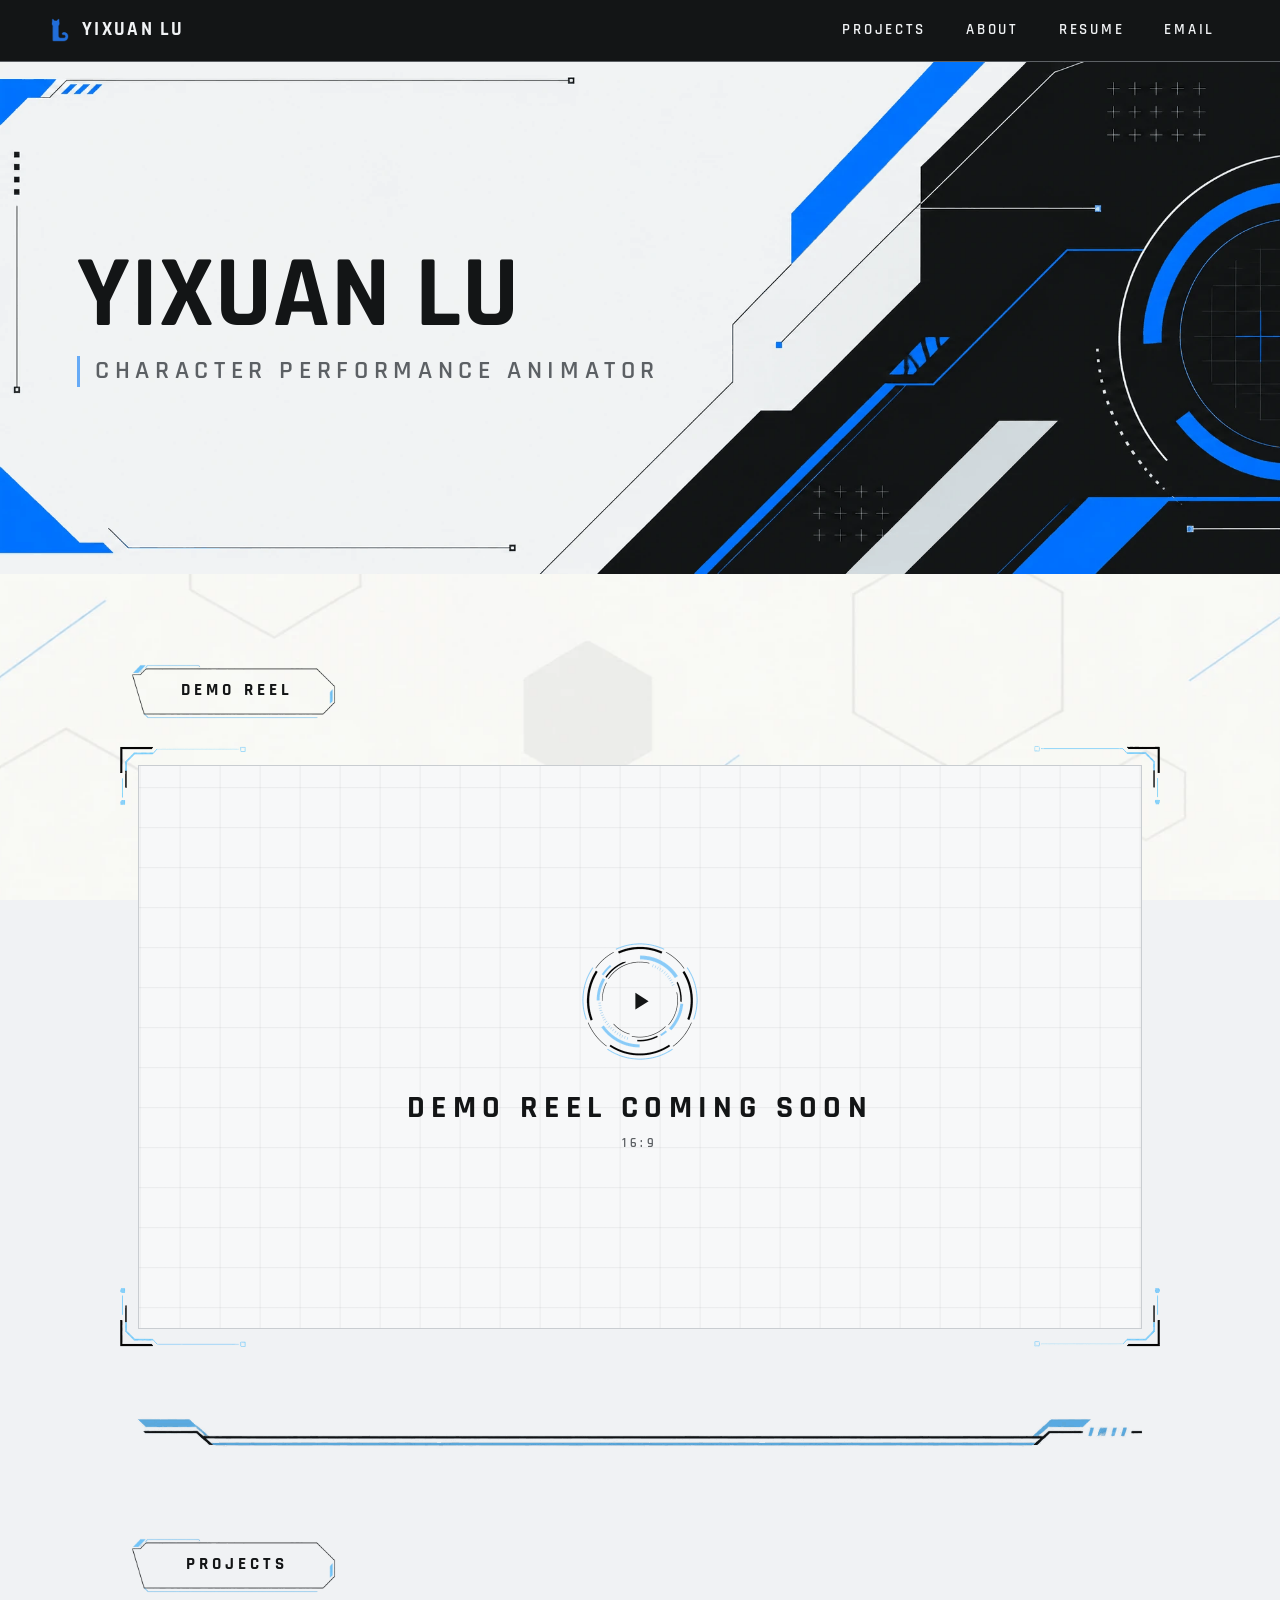
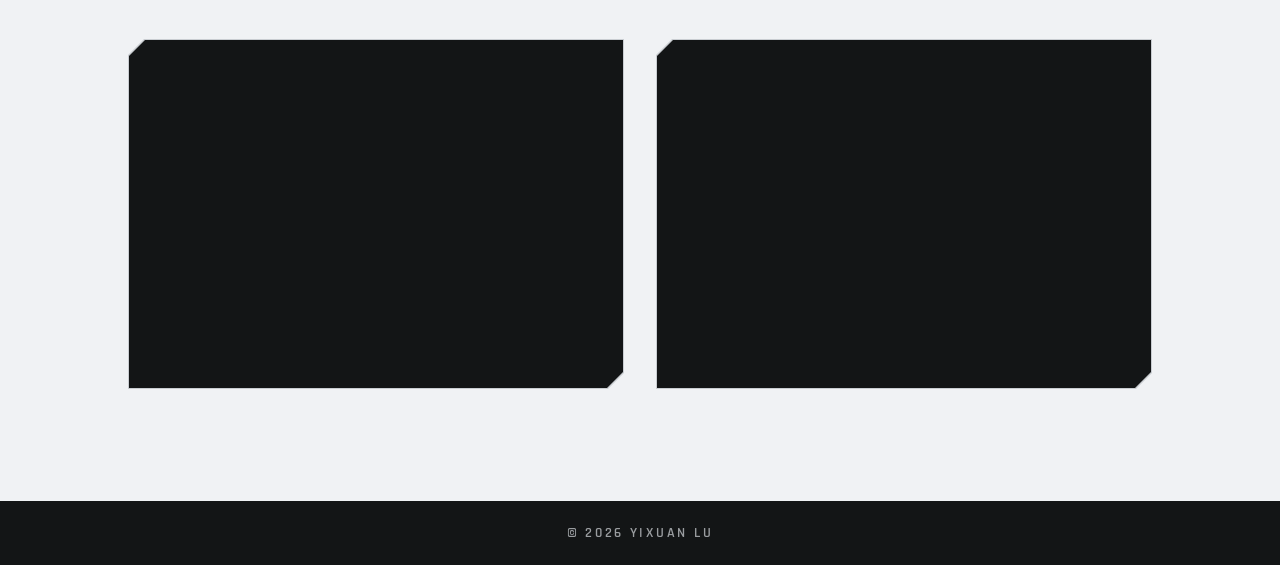
<file: index.html>
<!DOCTYPE html>
<html lang="en">
<head>
  <meta charset="UTF-8">
  <meta name="viewport" content="width=device-width, initial-scale=1">
  <title>Yixuan Lu | Character Performance Animator</title>
  <meta name="description" content="Portfolio of Yixuan Lu, 3D character performance animator.">

  <!-- Browser tab icon -->
  <link rel="icon" type="image/png" href="images/favicon.png">

  <!-- Fonts from Google Fonts -->
  <link rel="preconnect" href="https://fonts.googleapis.com">
  <link rel="preconnect" href="https://fonts.gstatic.com" crossorigin>
  <link href="https://fonts.googleapis.com/css2?family=Rajdhani:wght@500;600;700&family=Inter:wght@400;500&display=swap" rel="stylesheet">

  <link rel="stylesheet" href="css/style.css">
</head>
<body>

  <!-- ===== NAVIGATION ===== -->
  <header class="site-nav">
    <a class="nav-home" href="index.html">
      <img src="images/favicon.png" alt="" width="24" height="24">
      <span>Yixuan Lu</span>
    </a>
    <nav>
      <a href="index.html#projects-heading">Projects</a>
      <a href="about.html">About</a>
      <a href="resume.html">Resume</a>
      <!-- The email address is set once in js/main.js (see EMAIL_ADDRESS) -->
      <a href="mailto:[EMAIL]" data-email>Email</a>
    </nav>
  </header>

  <!-- ===== BANNER ===== -->
  <section class="banner">
    <img class="banner-image" src="images/banner.png" fetchpriority="high" alt="" width="1983" height="793">
    <div class="banner-text">
      <h1>Yixuan Lu</h1>
      <p>Character Performance Animator</p>
    </div>
  </section>

  <main>

    <!-- ===== DEMO REEL ===== -->
    <section class="reel" aria-labelledby="reel-heading">
      <h2 id="reel-heading" class="section-label">Demo Reel</h2>
      <!-- the corner brackets are drawn around this box (see .video-brackets in style.css) -->
      <div class="video-brackets">
        <!-- The video link is set in js/main.js (see "demoReel" at the top of that file) -->
        <div class="video-frame" data-video="demoReel" aria-label="Yixuan Lu demo reel">
          <div class="video-placeholder">
            <div class="video-ring" aria-hidden="true">
              <img src="images/ui-loading-ring.png" alt="">
              <svg viewBox="0 0 64 64"><path d="M24 18 L46 32 L24 46 Z"/></svg>
            </div>
            <p class="video-title">Demo Reel Coming Soon</p>
            <p class="video-ratio">16:9</p>
          </div>
        </div>
      </div>
    </section>

    <img class="section-divider" loading="lazy" src="images/ui-divider.png" alt="" width="2000" height="92">

    <!-- ===== PROJECTS ===== -->
    <section class="projects" aria-labelledby="projects-heading">
      <h2 id="projects-heading" class="section-label">Projects</h2>
      <div class="project-grid">

        <a class="project-card" href="projects/drama-queen.html">
          <div class="project-card-inner">
            <div class="project-thumb" aria-hidden="true"><span>01</span></div>
            <div class="project-info">
              <h3>Drama Queen</h3>
              <span class="project-link">View project <span aria-hidden="true">&rarr;</span></span>
            </div>
          </div>
        </a>

        <a class="project-card" href="projects/gecko-mail.html">
          <div class="project-card-inner">
            <div class="project-thumb" aria-hidden="true"><span>02</span></div>
            <div class="project-info">
              <h3>Gecko Mail</h3>
              <span class="project-link">View project <span aria-hidden="true">&rarr;</span></span>
            </div>
          </div>
        </a>

      </div>
    </section>

  </main>

  <footer class="site-footer">
    <p>&copy; 2026 Yixuan Lu</p>
  </footer>

  <script src="js/main.js"></script>
</body>
</html>
</file>
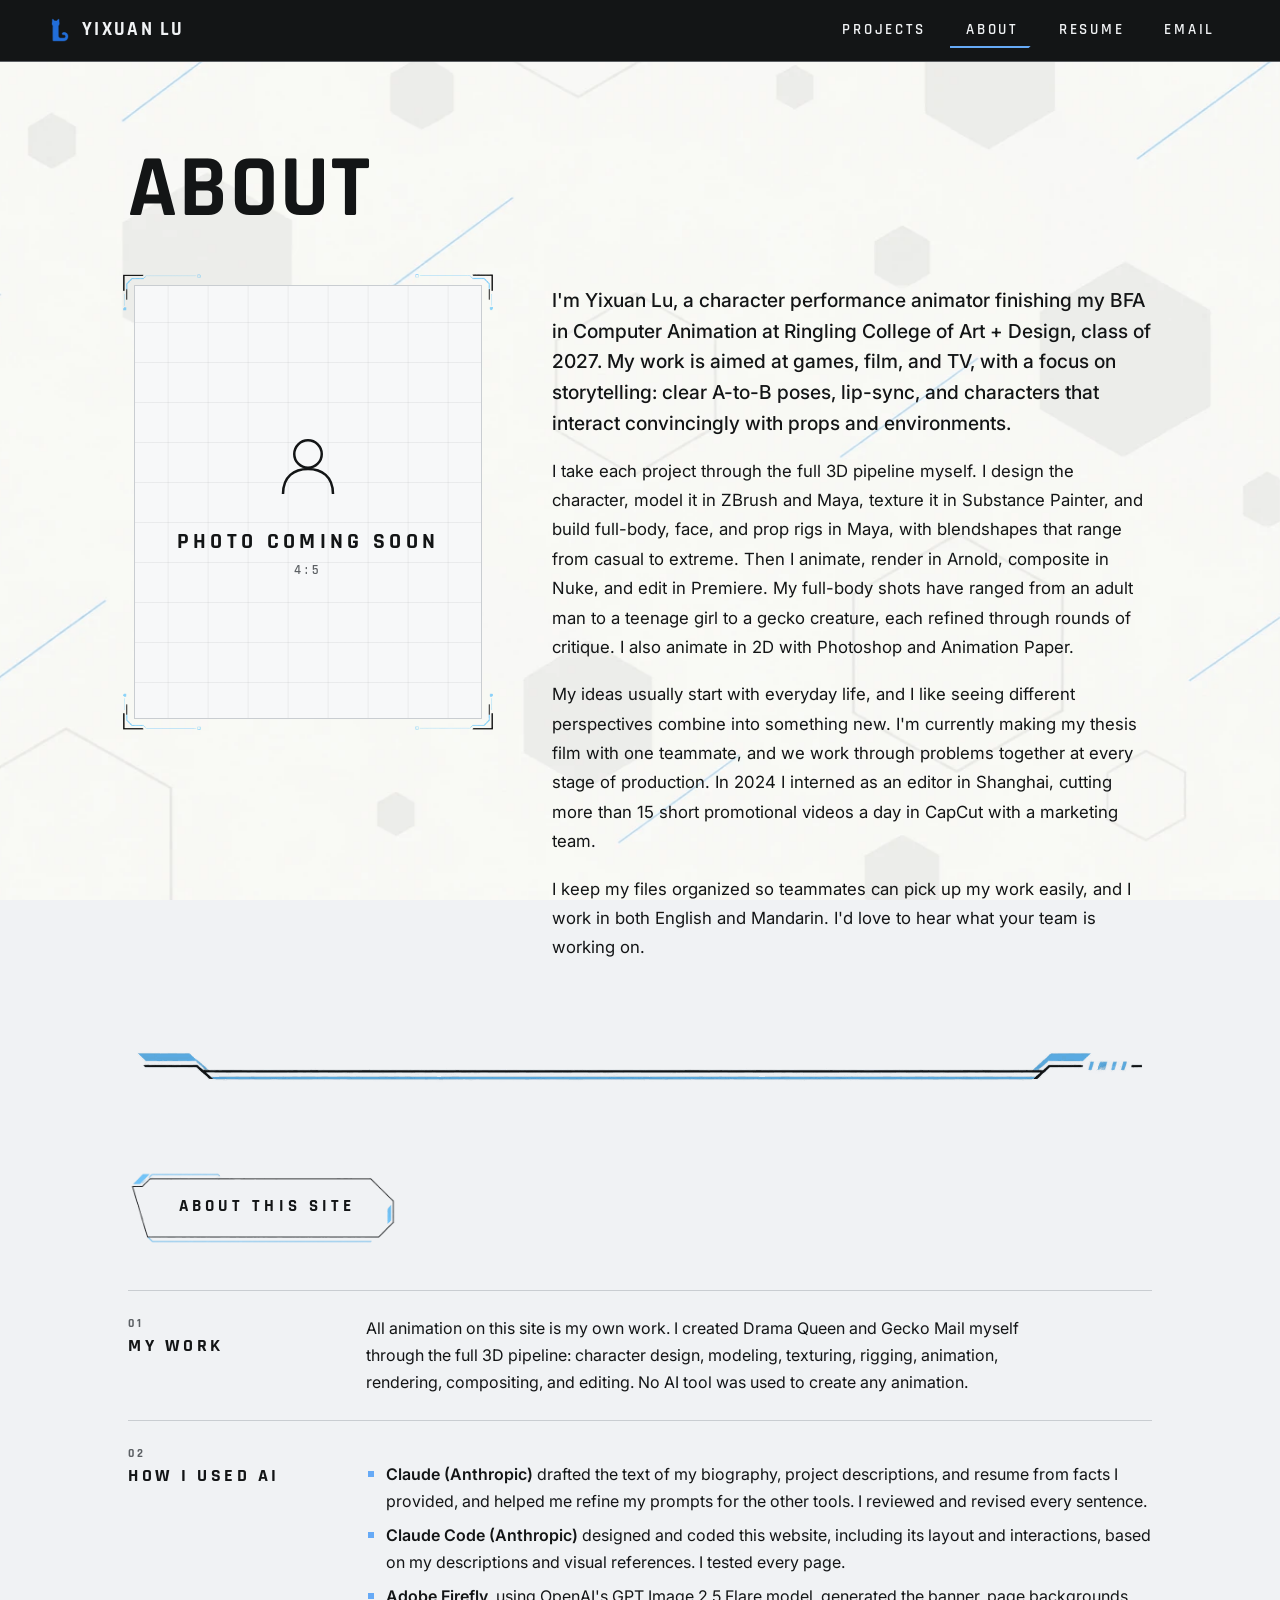
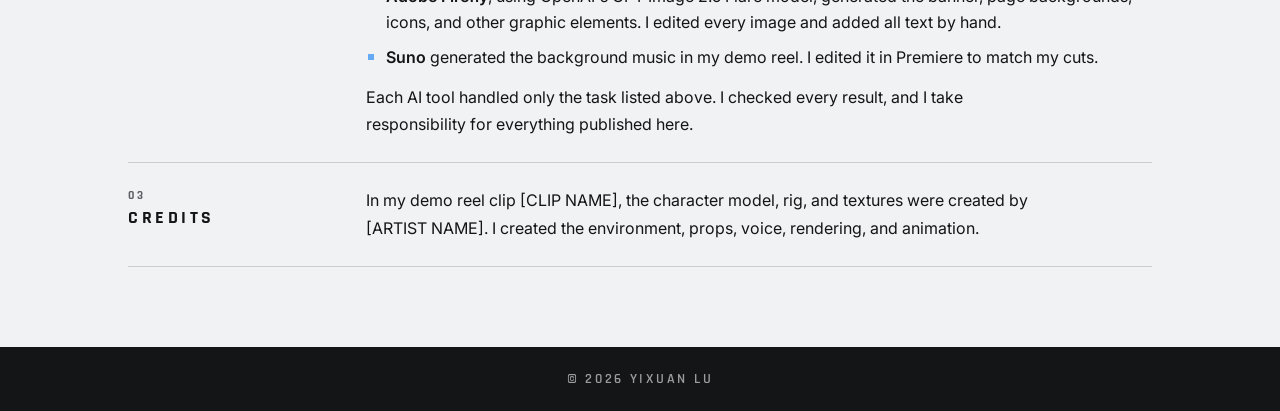
<file: about.html>
<!DOCTYPE html>
<html lang="en">
<head>
  <meta charset="UTF-8">
  <meta name="viewport" content="width=device-width, initial-scale=1">
  <title>About | Yixuan Lu</title>
  <meta name="description" content="About Yixuan Lu, 3D character performance animator.">

  <!-- Browser tab icon -->
  <link rel="icon" type="image/png" href="images/favicon.png">

  <!-- Fonts from Google Fonts -->
  <link rel="preconnect" href="https://fonts.googleapis.com">
  <link rel="preconnect" href="https://fonts.gstatic.com" crossorigin>
  <link href="https://fonts.googleapis.com/css2?family=Rajdhani:wght@500;600;700&family=Inter:wght@400;500;600&display=swap" rel="stylesheet">

  <link rel="stylesheet" href="css/style.css">
</head>
<body>

  <!-- ===== NAVIGATION ===== -->
  <header class="site-nav">
    <a class="nav-home" href="index.html">
      <img src="images/favicon.png" alt="" width="24" height="24">
      <span>Yixuan Lu</span>
    </a>
    <nav>
      <a href="index.html#projects-heading">Projects</a>
      <a href="about.html" aria-current="page">About</a>
      <a href="resume.html">Resume</a>
      <!-- The email address is set once in js/main.js (see EMAIL_ADDRESS) -->
      <a href="mailto:[EMAIL]" data-email>Email</a>
    </nav>
  </header>

  <main>

    <header class="project-header">
      <h1>About</h1>
    </header>

    <!-- ===== PHOTO AND BIOGRAPHY ===== -->
    <section class="about-intro" aria-label="Biography">

      <!-- The photo file is set in js/main.js (see PHOTO_FILE at the top of that file) -->
      <div class="photo-column">
        <div class="video-brackets photo-brackets">
          <div class="photo-frame" data-photo>
            <div class="video-placeholder">
              <svg class="photo-icon" viewBox="0 0 64 64" aria-hidden="true">
                <circle cx="32" cy="24" r="11"/>
                <path d="M12 56 C12 42 21 36 32 36 C43 36 52 42 52 56"/>
              </svg>
              <p class="video-title">Photo Coming Soon</p>
              <p class="video-ratio">4:5</p>
            </div>
          </div>
        </div>
      </div>

      <div class="bio">
        <!-- ===== BIOGRAPHY START (draft text: replace the paragraphs below) ===== -->

        <p>I'm Yixuan Lu, a character performance animator finishing my BFA in Computer Animation at Ringling College of Art + Design, class of 2027. My work is aimed at games, film, and TV, with a focus on storytelling: clear A-to-B poses, lip-sync, and characters that interact convincingly with props and environments.</p>

        <p>I take each project through the full 3D pipeline myself. I design the character, model it in ZBrush and Maya, texture it in Substance Painter, and build full-body, face, and prop rigs in Maya, with blendshapes that range from casual to extreme. Then I animate, render in Arnold, composite in Nuke, and edit in Premiere. My full-body shots have ranged from an adult man to a teenage girl to a gecko creature, each refined through rounds of critique. I also animate in 2D with Photoshop and Animation Paper.</p>

        <p>My ideas usually start with everyday life, and I like seeing different perspectives combine into something new. I'm currently making my thesis film with one teammate, and we work through problems together at every stage of production. In 2024 I interned as an editor in Shanghai, cutting more than 15 short promotional videos a day in CapCut with a marketing team.</p>

        <p>I keep my files organized so teammates can pick up my work easily, and I work in both English and Mandarin. I'd love to hear what your team is working on.</p>

        <!-- ===== BIOGRAPHY END ===== -->
      </div>

    </section>

    <img class="section-divider" loading="lazy" src="images/ui-divider.png" alt="" width="2000" height="92">

    <!-- ===== ABOUT THIS SITE ===== -->
    <section class="project-description" aria-labelledby="site-heading">
      <h2 id="site-heading" class="section-label section-label-wide">About This Site</h2>

      <!-- ===== MY WORK START (draft text) ===== -->
      <div class="description-block">
        <h3><span>01</span>My Work</h3>
        <div class="description-body">
          <p>All animation on this site is my own work. I created Drama Queen and Gecko Mail myself through the full 3D pipeline: character design, modeling, texturing, rigging, animation, rendering, compositing, and editing. No AI tool was used to create any animation.</p>
        </div>
      </div>
      <!-- ===== MY WORK END ===== -->

      <!-- ===== HOW I USED AI START (draft text) ===== -->
      <div class="description-block">
        <h3><span>02</span>How I Used AI</h3>
        <div class="description-body">
          <ul class="tool-list">
            <li><strong>Claude (Anthropic)</strong> drafted the text of my biography, project descriptions, and resume from facts I provided, and helped me refine my prompts for the other tools. I reviewed and revised every sentence.</li>
            <li><strong>Claude Code (Anthropic)</strong> designed and coded this website, including its layout and interactions, based on my descriptions and visual references. I tested every page.</li>
            <li><strong>Adobe Firefly</strong>, using OpenAI's GPT Image 2.5 Flare model, generated the banner, page backgrounds, icons, and other graphic elements. I edited every image and added all text by hand.</li>
            <li><strong>Suno</strong> generated the background music in my demo reel. I edited it in Premiere to match my cuts.</li>
          </ul>
          <p>Each AI tool handled only the task listed above. I checked every result, and I take responsibility for everything published here.</p>
        </div>
      </div>
      <!-- ===== HOW I USED AI END ===== -->

      <!-- ===== CREDITS START (draft text: fill in [CLIP NAME] and [ARTIST NAME]) ===== -->
      <div class="description-block">
        <h3><span>03</span>Credits</h3>
        <div class="description-body">
          <p>In my demo reel clip [CLIP NAME], the character model, rig, and textures were created by [ARTIST NAME]. I created the environment, props, voice, rendering, and animation.</p>
        </div>
      </div>
      <!-- ===== CREDITS END ===== -->
    </section>

  </main>

  <footer class="site-footer">
    <p>&copy; 2026 Yixuan Lu</p>
  </footer>

  <script src="js/main.js"></script>
</body>
</html>
</file>
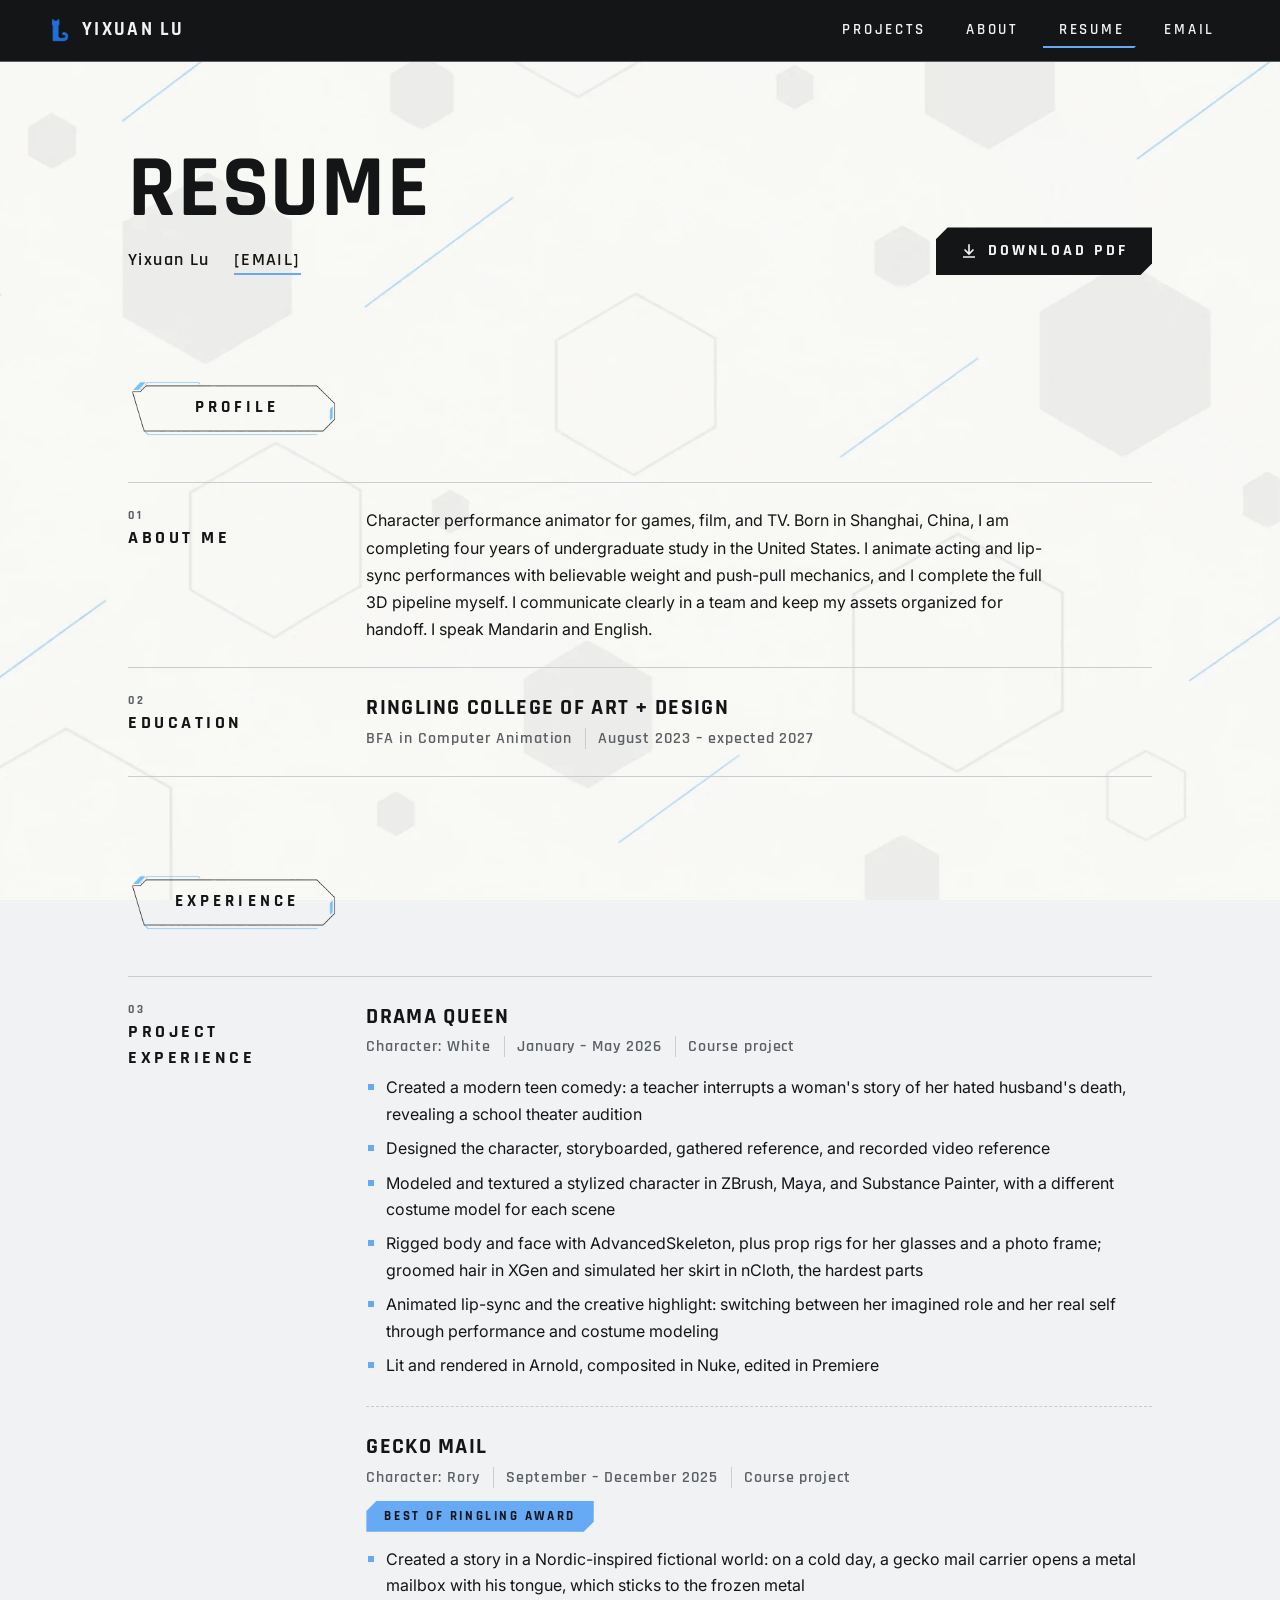
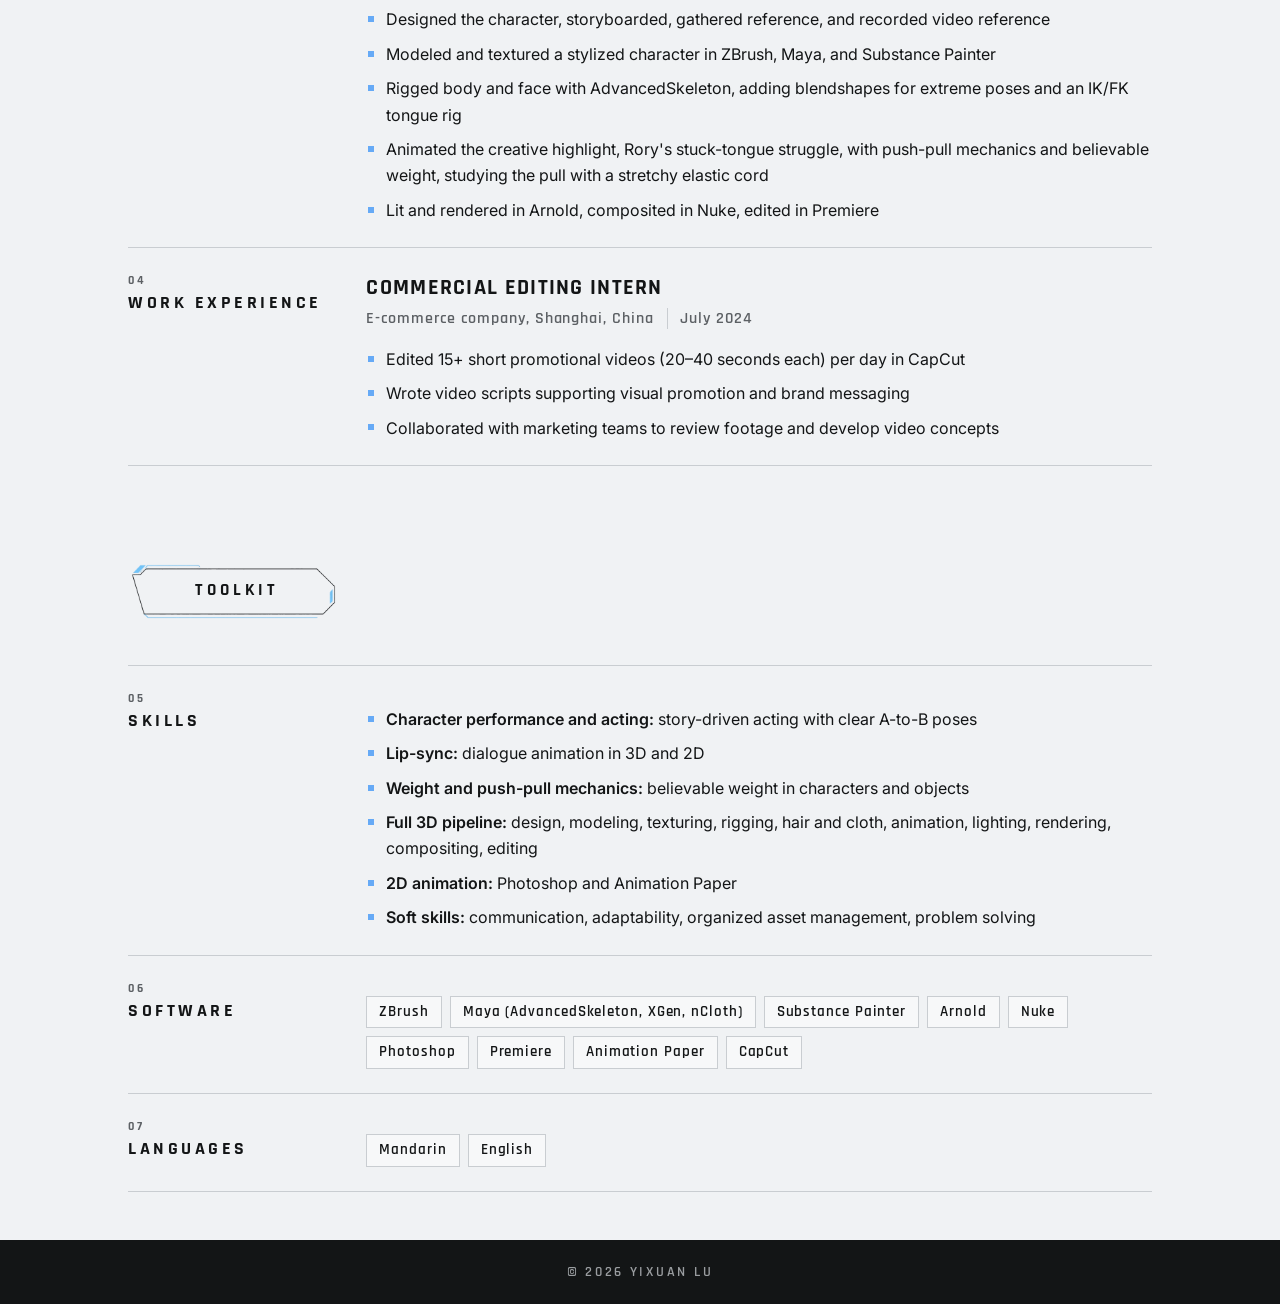
<file: resume.html>
<!DOCTYPE html>
<html lang="en">
<head>
  <meta charset="UTF-8">
  <meta name="viewport" content="width=device-width, initial-scale=1">
  <title>Resume | Yixuan Lu</title>
  <meta name="description" content="Resume of Yixuan Lu, 3D character performance animator.">

  <!-- Browser tab icon -->
  <link rel="icon" type="image/png" href="images/favicon.png">

  <!-- Fonts from Google Fonts -->
  <link rel="preconnect" href="https://fonts.googleapis.com">
  <link rel="preconnect" href="https://fonts.gstatic.com" crossorigin>
  <link href="https://fonts.googleapis.com/css2?family=Rajdhani:wght@500;600;700&family=Inter:wght@400;500;600&display=swap" rel="stylesheet">

  <link rel="stylesheet" href="css/style.css">
</head>
<body class="page-resume">

  <!-- ===== NAVIGATION ===== -->
  <header class="site-nav">
    <a class="nav-home" href="index.html">
      <img src="images/favicon.png" alt="" width="24" height="24">
      <span>Yixuan Lu</span>
    </a>
    <nav>
      <a href="index.html#projects-heading">Projects</a>
      <a href="about.html">About</a>
      <a href="resume.html" aria-current="page">Resume</a>
      <!-- The email address is set once in js/main.js (see EMAIL_ADDRESS) -->
      <a href="mailto:[EMAIL]" data-email>Email</a>
    </nav>
  </header>

  <main>

    <!-- ===== TITLE, CONTACT AND DOWNLOAD ===== -->
    <header class="project-header resume-header">
      <div>
        <h1>Resume</h1>
        <!-- The email address is filled in from js/main.js (see EMAIL_ADDRESS) -->
        <p class="resume-contact">
          <span>Yixuan Lu</span>
          <a href="mailto:[EMAIL]" data-email data-email-text>[EMAIL]</a>
        </p>
      </div>
      <!-- To update the PDF, replace files/Yixuan_Lu_Resume.pdf with a new file of the same name -->
      <a class="button-download" href="files/Yixuan_Lu_Resume.pdf" download>
        <svg viewBox="0 0 24 24" aria-hidden="true"><path d="M12 3v12M6 10l6 6 6-6M4 20h16"/></svg>
        Download PDF
      </a>
    </header>

    <!-- ===== PROFILE ===== -->
    <section class="project-description resume-group" aria-labelledby="profile-heading">
      <h2 id="profile-heading" class="section-label">Profile</h2>

      <!-- ===== ABOUT ME START (draft text) ===== -->
      <div class="description-block">
        <h3><span>01</span>About Me</h3>
        <div class="description-body">
          <p>Character performance animator for games, film, and TV. Born in Shanghai, China, I am completing four years of undergraduate study in the United States. I animate acting and lip-sync performances with believable weight and push-pull mechanics, and I complete the full 3D pipeline myself. I communicate clearly in a team and keep my assets organized for handoff. I speak Mandarin and English.</p>
        </div>
      </div>
      <!-- ===== ABOUT ME END ===== -->

      <!-- ===== EDUCATION START (draft text) ===== -->
      <div class="description-block">
        <h3><span>02</span>Education</h3>
        <div class="description-body">
          <div class="resume-entry">
            <h4>Ringling College of Art + Design</h4>
            <p class="resume-meta">BFA in Computer Animation <span>August 2023 – expected 2027</span></p>
          </div>
        </div>
      </div>
      <!-- ===== EDUCATION END ===== -->
    </section>

    <!-- ===== EXPERIENCE ===== -->
    <section class="project-description resume-group" aria-labelledby="experience-heading">
      <h2 id="experience-heading" class="section-label">Experience</h2>

      <!-- ===== PROJECT EXPERIENCE START (draft text) ===== -->
      <div class="description-block">
        <h3><span>03</span>Project Experience</h3>
        <div class="description-body">

          <div class="resume-entry">
            <h4><a href="projects/drama-queen.html">Drama Queen</a></h4>
            <p class="resume-meta">Character: White <span>January – May 2026</span> <span>Course project</span></p>
            <ul>
              <li>Created a modern teen comedy: a teacher interrupts a woman's story of her hated husband's death, revealing a school theater audition</li>
              <li>Designed the character, storyboarded, gathered reference, and recorded video reference</li>
              <li>Modeled and textured a stylized character in ZBrush, Maya, and Substance Painter, with a different costume model for each scene</li>
              <li>Rigged body and face with AdvancedSkeleton, plus prop rigs for her glasses and a photo frame; groomed hair in XGen and simulated her skirt in nCloth, the hardest parts</li>
              <li>Animated lip-sync and the creative highlight: switching between her imagined role and her real self through performance and costume modeling</li>
              <li>Lit and rendered in Arnold, composited in Nuke, edited in Premiere</li>
            </ul>
          </div>

          <div class="resume-entry">
            <h4><a href="projects/gecko-mail.html">Gecko Mail</a></h4>
            <p class="resume-meta">Character: Rory <span>September – December 2025</span> <span>Course project</span></p>
            <p class="award-label">Best of Ringling award</p>
            <ul>
              <li>Created a story in a Nordic-inspired fictional world: on a cold day, a gecko mail carrier opens a metal mailbox with his tongue, which sticks to the frozen metal</li>
              <li>Designed the character, storyboarded, gathered reference, and recorded video reference</li>
              <li>Modeled and textured a stylized character in ZBrush, Maya, and Substance Painter</li>
              <li>Rigged body and face with AdvancedSkeleton, adding blendshapes for extreme poses and an IK/FK tongue rig</li>
              <li>Animated the creative highlight, Rory's stuck-tongue struggle, with push-pull mechanics and believable weight, studying the pull with a stretchy elastic cord</li>
              <li>Lit and rendered in Arnold, composited in Nuke, edited in Premiere</li>
            </ul>
          </div>

        </div>
      </div>
      <!-- ===== PROJECT EXPERIENCE END ===== -->

      <!-- ===== WORK EXPERIENCE START (draft text) ===== -->
      <div class="description-block">
        <h3><span>04</span>Work Experience</h3>
        <div class="description-body">
          <div class="resume-entry">
            <h4>Commercial Editing Intern</h4>
            <p class="resume-meta">E-commerce company, Shanghai, China <span>July 2024</span></p>
            <ul>
              <li>Edited 15+ short promotional videos (20–40 seconds each) per day in CapCut</li>
              <li>Wrote video scripts supporting visual promotion and brand messaging</li>
              <li>Collaborated with marketing teams to review footage and develop video concepts</li>
            </ul>
          </div>
        </div>
      </div>
      <!-- ===== WORK EXPERIENCE END ===== -->
    </section>

    <!-- ===== SKILLS AND TOOLS ===== -->
    <section class="project-description resume-group" aria-labelledby="toolkit-heading">
      <h2 id="toolkit-heading" class="section-label">Toolkit</h2>

      <!-- ===== SKILLS START (draft text) ===== -->
      <div class="description-block">
        <h3><span>05</span>Skills</h3>
        <div class="description-body">
          <ul class="skill-list">
            <li><strong>Character performance and acting:</strong> story-driven acting with clear A-to-B poses</li>
            <li><strong>Lip-sync:</strong> dialogue animation in 3D and 2D</li>
            <li><strong>Weight and push-pull mechanics:</strong> believable weight in characters and objects</li>
            <li><strong>Full 3D pipeline:</strong> design, modeling, texturing, rigging, hair and cloth, animation, lighting, rendering, compositing, editing</li>
            <li><strong>2D animation:</strong> Photoshop and Animation Paper</li>
            <li><strong>Soft skills:</strong> communication, adaptability, organized asset management, problem solving</li>
          </ul>
        </div>
      </div>
      <!-- ===== SKILLS END ===== -->

      <!-- ===== SOFTWARE START (draft text: one program per line) ===== -->
      <div class="description-block">
        <h3><span>06</span>Software</h3>
        <div class="description-body">
          <ul class="tag-list">
            <li>ZBrush</li>
            <li>Maya (AdvancedSkeleton, XGen, nCloth)</li>
            <li>Substance Painter</li>
            <li>Arnold</li>
            <li>Nuke</li>
            <li>Photoshop</li>
            <li>Premiere</li>
            <li>Animation Paper</li>
            <li>CapCut</li>
          </ul>
        </div>
      </div>
      <!-- ===== SOFTWARE END ===== -->

      <!-- ===== LANGUAGES START (draft text) ===== -->
      <div class="description-block">
        <h3><span>07</span>Languages</h3>
        <div class="description-body">
          <ul class="tag-list">
            <li>Mandarin</li>
            <li>English</li>
          </ul>
        </div>
      </div>
      <!-- ===== LANGUAGES END ===== -->
    </section>

  </main>

  <footer class="site-footer">
    <p>&copy; 2026 Yixuan Lu</p>
  </footer>

  <script src="js/main.js"></script>
</body>
</html>
</file>
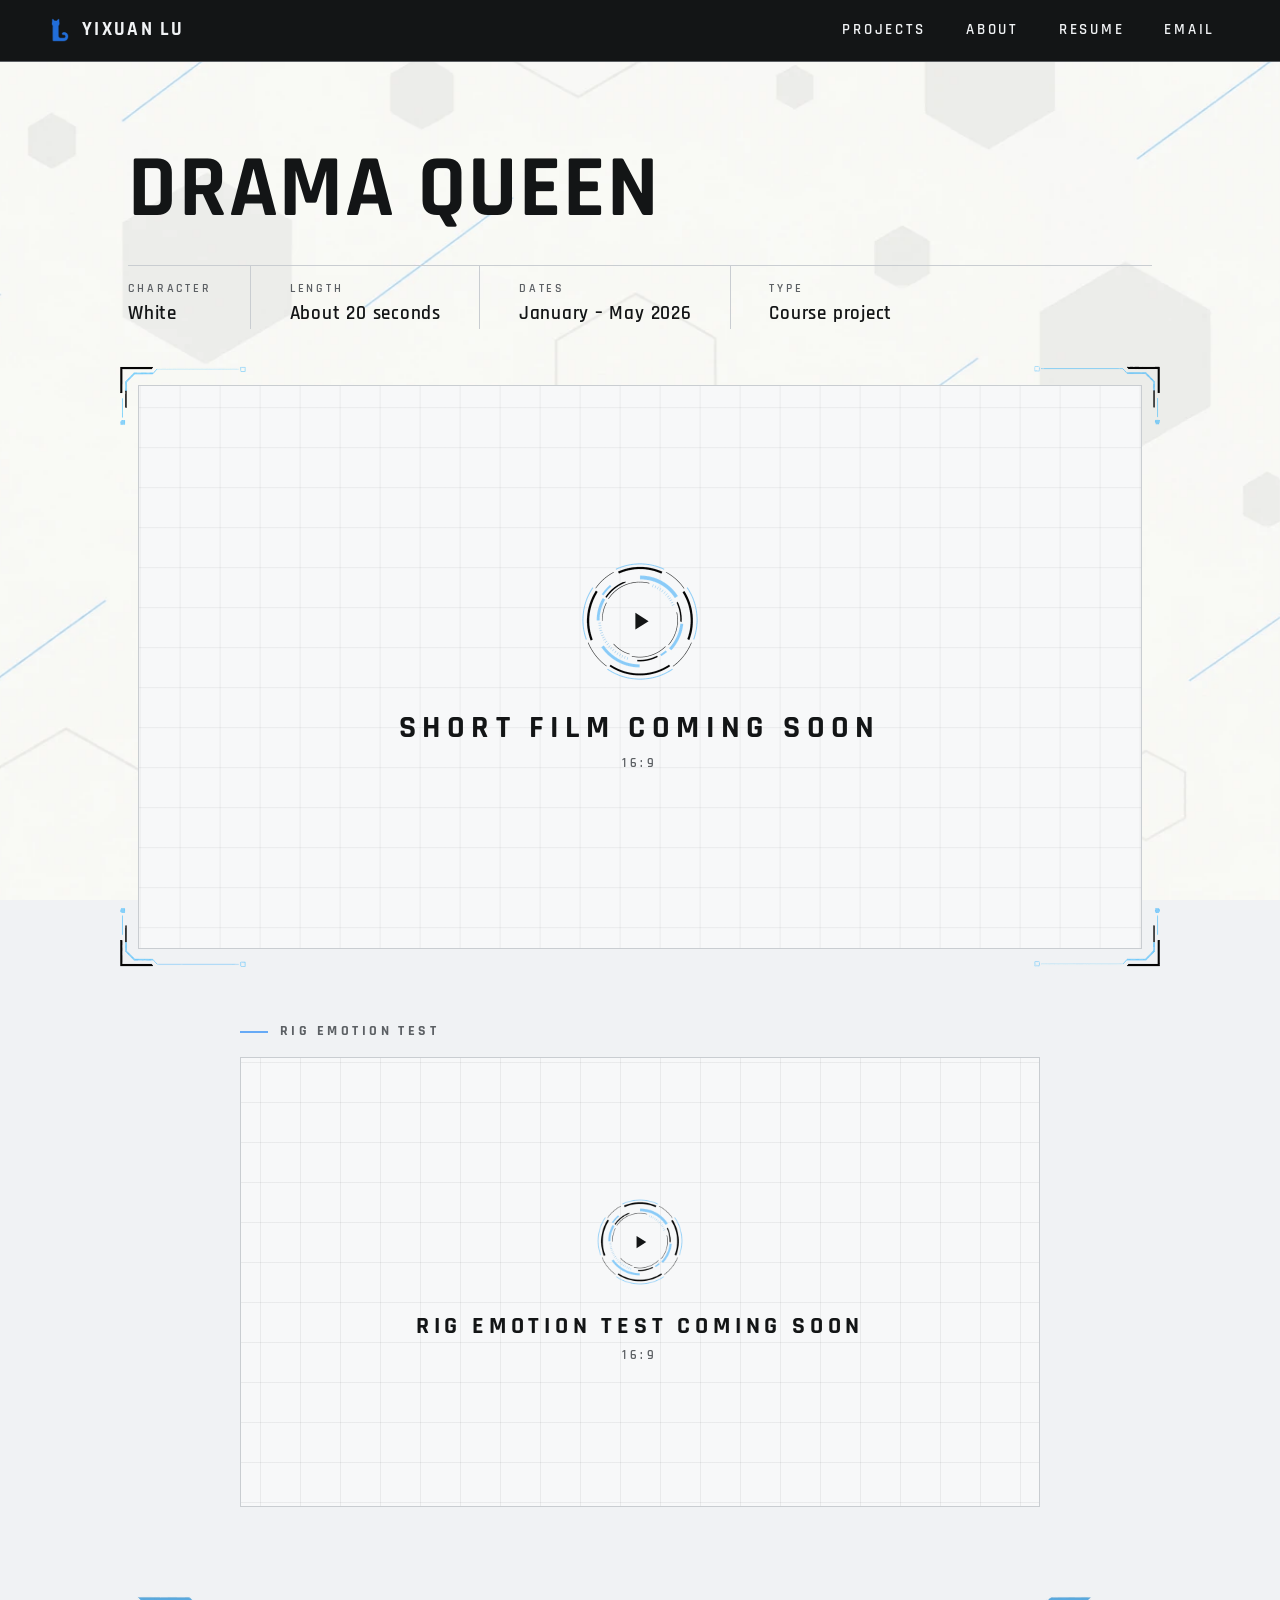
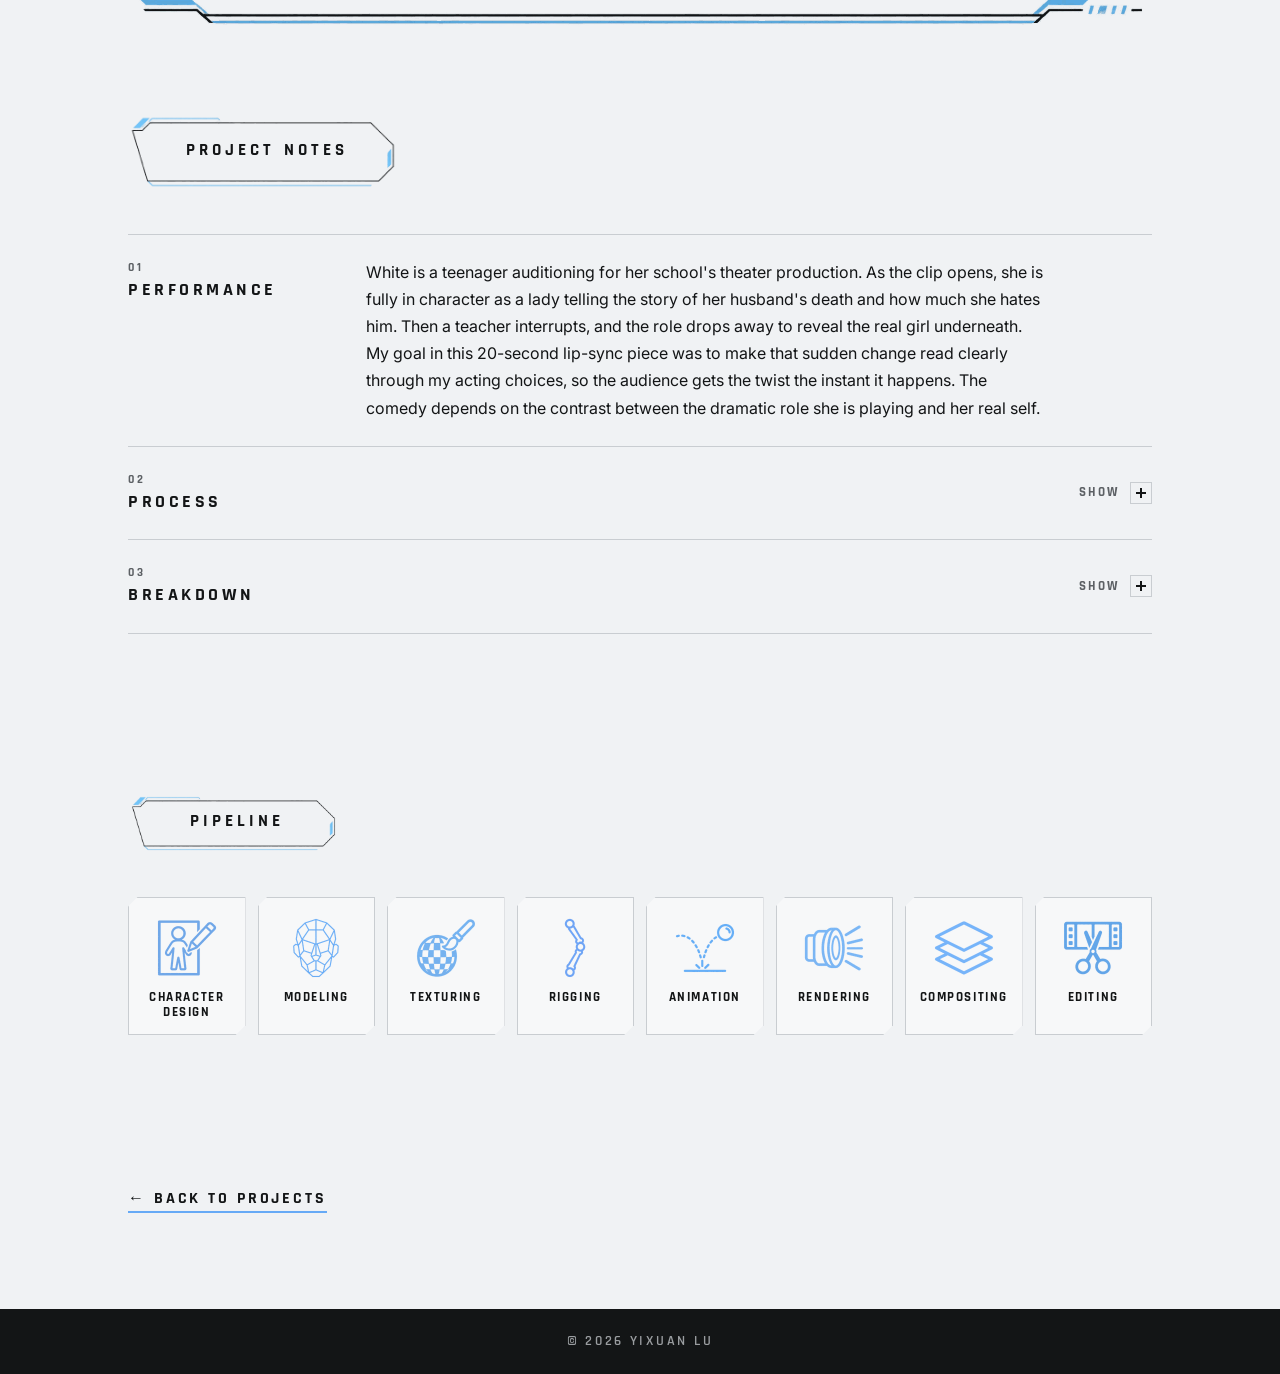
<file: projects/drama-queen.html>
<!DOCTYPE html>
<html lang="en">
<head>
  <meta charset="UTF-8">
  <meta name="viewport" content="width=device-width, initial-scale=1">
  <title>Drama Queen | Yixuan Lu</title>
  <meta name="description" content="Drama Queen, a 3D character animation short by Yixuan Lu.">

  <!-- Browser tab icon -->
  <link rel="icon" type="image/png" href="../images/favicon.png">

  <!-- Fonts from Google Fonts -->
  <link rel="preconnect" href="https://fonts.googleapis.com">
  <link rel="preconnect" href="https://fonts.gstatic.com" crossorigin>
  <link href="https://fonts.googleapis.com/css2?family=Rajdhani:wght@500;600;700&family=Inter:wght@400;500&display=swap" rel="stylesheet">

  <link rel="stylesheet" href="../css/style.css">
</head>
<!-- The class below picks this page's background (see PAGE BACKGROUNDS in css/style.css) -->
<body class="page-drama-queen">

  <!-- ===== NAVIGATION ===== -->
  <header class="site-nav">
    <a class="nav-home" href="../index.html">
      <img src="../images/favicon.png" alt="" width="24" height="24">
      <span>Yixuan Lu</span>
    </a>
    <nav>
      <a href="../index.html#projects-heading">Projects</a>
      <a href="../about.html">About</a>
      <a href="../resume.html">Resume</a>
      <!-- The email address is set once in js/main.js (see EMAIL_ADDRESS) -->
      <a href="mailto:[EMAIL]" data-email>Email</a>
    </nav>
  </header>

  <main>

    <!-- ===== 1. TITLE AND DETAILS ===== -->
    <header class="project-header">
      <h1>Drama Queen</h1>
      <!-- Award label: delete this line if the project has no award -->
      <dl class="project-meta">
        <div><dt>Character</dt><dd>White</dd></div>
        <div><dt>Length</dt><dd>About 20 seconds</dd></div>
        <div><dt>Dates</dt><dd>January – May 2026</dd></div>
        <div><dt>Type</dt><dd>Course project</dd></div>
      </dl>
    </header>

    <!-- ===== 2. MAIN VIDEO: FINAL SHORT FILM ===== -->
    <!-- The video link is set in js/main.js (see "dramaQueenFilm") -->
    <section class="project-main-video">
      <div class="video-brackets">
        <div class="video-frame" data-video="dramaQueenFilm" aria-label="Drama Queen short film">
          <div class="video-placeholder">
            <div class="video-ring" aria-hidden="true">
              <img src="../images/ui-loading-ring.png" alt="">
              <svg viewBox="0 0 64 64"><path d="M24 18 L46 32 L24 46 Z"/></svg>
            </div>
            <p class="video-title">Short Film Coming Soon</p>
            <p class="video-ratio">16:9</p>
          </div>
        </div>
      </div>
    </section>

    <!-- ===== 3. SUPPORTING VIDEO ===== -->
    <!-- The video link is set in js/main.js (see "dramaQueenRigTest") -->
    <section class="project-support-video" aria-labelledby="support-heading">
      <h2 id="support-heading" class="video-caption">Rig Emotion Test</h2>
      <div class="video-frame" data-video="dramaQueenRigTest" aria-label="Drama Queen rig emotion test">
        <div class="video-placeholder">
          <div class="video-ring" aria-hidden="true">
            <img src="../images/ui-loading-ring.png" alt="">
            <svg viewBox="0 0 64 64"><path d="M24 18 L46 32 L24 46 Z"/></svg>
          </div>
          <p class="video-title">Rig Emotion Test Coming Soon</p>
          <p class="video-ratio">16:9</p>
        </div>
      </div>
    </section>

    <img class="section-divider" loading="lazy" src="../images/ui-divider.png" alt="" width="2000" height="92">

    <!-- ===== 4. PROJECT DESCRIPTION ===== -->
    <section class="project-description" aria-labelledby="notes-heading">
      <h2 id="notes-heading" class="section-label section-label-wide">Project Notes</h2>

      <!-- ===== DESCRIPTION TEXT START (draft text: replace the paragraphs below) ===== -->

      <div class="description-block">
        <h3><span>01</span>Performance</h3>
        <p>White is a teenager auditioning for her school's theater production. As the clip opens, she is fully in character as a lady telling the story of her husband's death and how much she hates him. Then a teacher interrupts, and the role drops away to reveal the real girl underneath. My goal in this 20-second lip-sync piece was to make that sudden change read clearly through my acting choices, so the audience gets the twist the instant it happens. The comedy depends on the contrast between the dramatic role she is playing and her real self.</p>
      </div>

      <!-- click the heading to open or close this block -->
      <details class="description-block description-toggle">
        <summary>
          <h3><span>02</span>Process</h3>
          <span class="toggle-hint" aria-hidden="true"><span class="toggle-show">Show</span><span class="toggle-hide">Hide</span><i></i></span>
        </summary>
        <p>The biggest challenge was switching between two worlds: the scene in White's imagination, where she is the lady, and the real school audition. To make each switch clear, I changed the lighting, camera movement, and scene transitions between the two settings, and I swapped her costume model so her look changes along with the scene. Another major challenge was her hair and skirt. I groomed her hair with XGen and simulated her skirt with nCloth.</p>
      </details>

      <!-- click the heading to open or close this block -->
      <details class="description-block description-toggle">
        <summary>
          <h3><span>03</span>Breakdown</h3>
          <span class="toggle-hint" aria-hidden="true"><span class="toggle-show">Show</span><span class="toggle-hide">Hide</span><i></i></span>
        </summary>
        <p>Everything from character design to final edit · ZBrush, Maya (AdvancedSkeleton, XGen, nCloth), Substance Painter, Arnold, Nuke, Photoshop, Premiere</p>
      </details>

      <!-- ===== DESCRIPTION TEXT END ===== -->
    </section>

    <!-- ===== 5. PIPELINE: stages completed on this project ===== -->
    <!-- To hide a stage, delete its <li> line -->
    <section class="project-pipeline" aria-labelledby="pipeline-heading">
      <h2 id="pipeline-heading" class="section-label">Pipeline</h2>
      <ul class="pipeline-list">
        <li><img loading="lazy" src="../images/icons/icon-character-design.png" alt="" width="256" height="256"><span>Character Design</span></li>
        <li><img loading="lazy" src="../images/icons/icon-modeling.png" alt="" width="256" height="256"><span>Modeling</span></li>
        <li><img loading="lazy" src="../images/icons/icon-texturing.png" alt="" width="256" height="256"><span>Texturing</span></li>
        <li><img loading="lazy" src="../images/icons/icon-rigging.png" alt="" width="256" height="256"><span>Rigging</span></li>
        <li><img loading="lazy" src="../images/icons/icon-animation.png" alt="" width="256" height="256"><span>Animation</span></li>
        <li><img loading="lazy" src="../images/icons/icon-rendering.png" alt="" width="256" height="256"><span>Rendering</span></li>
        <li><img loading="lazy" src="../images/icons/icon-compositing.png" alt="" width="256" height="256"><span>Compositing</span></li>
        <li><img loading="lazy" src="../images/icons/icon-editing.png" alt="" width="256" height="256"><span>Editing</span></li>
      </ul>
    </section>

    <p class="project-back"><a class="back-link" href="../index.html#projects-heading">&larr; Back to projects</a></p>

  </main>

  <footer class="site-footer">
    <p>&copy; 2026 Yixuan Lu</p>
  </footer>

  <script src="../js/main.js"></script>
</body>
</html>
</file>
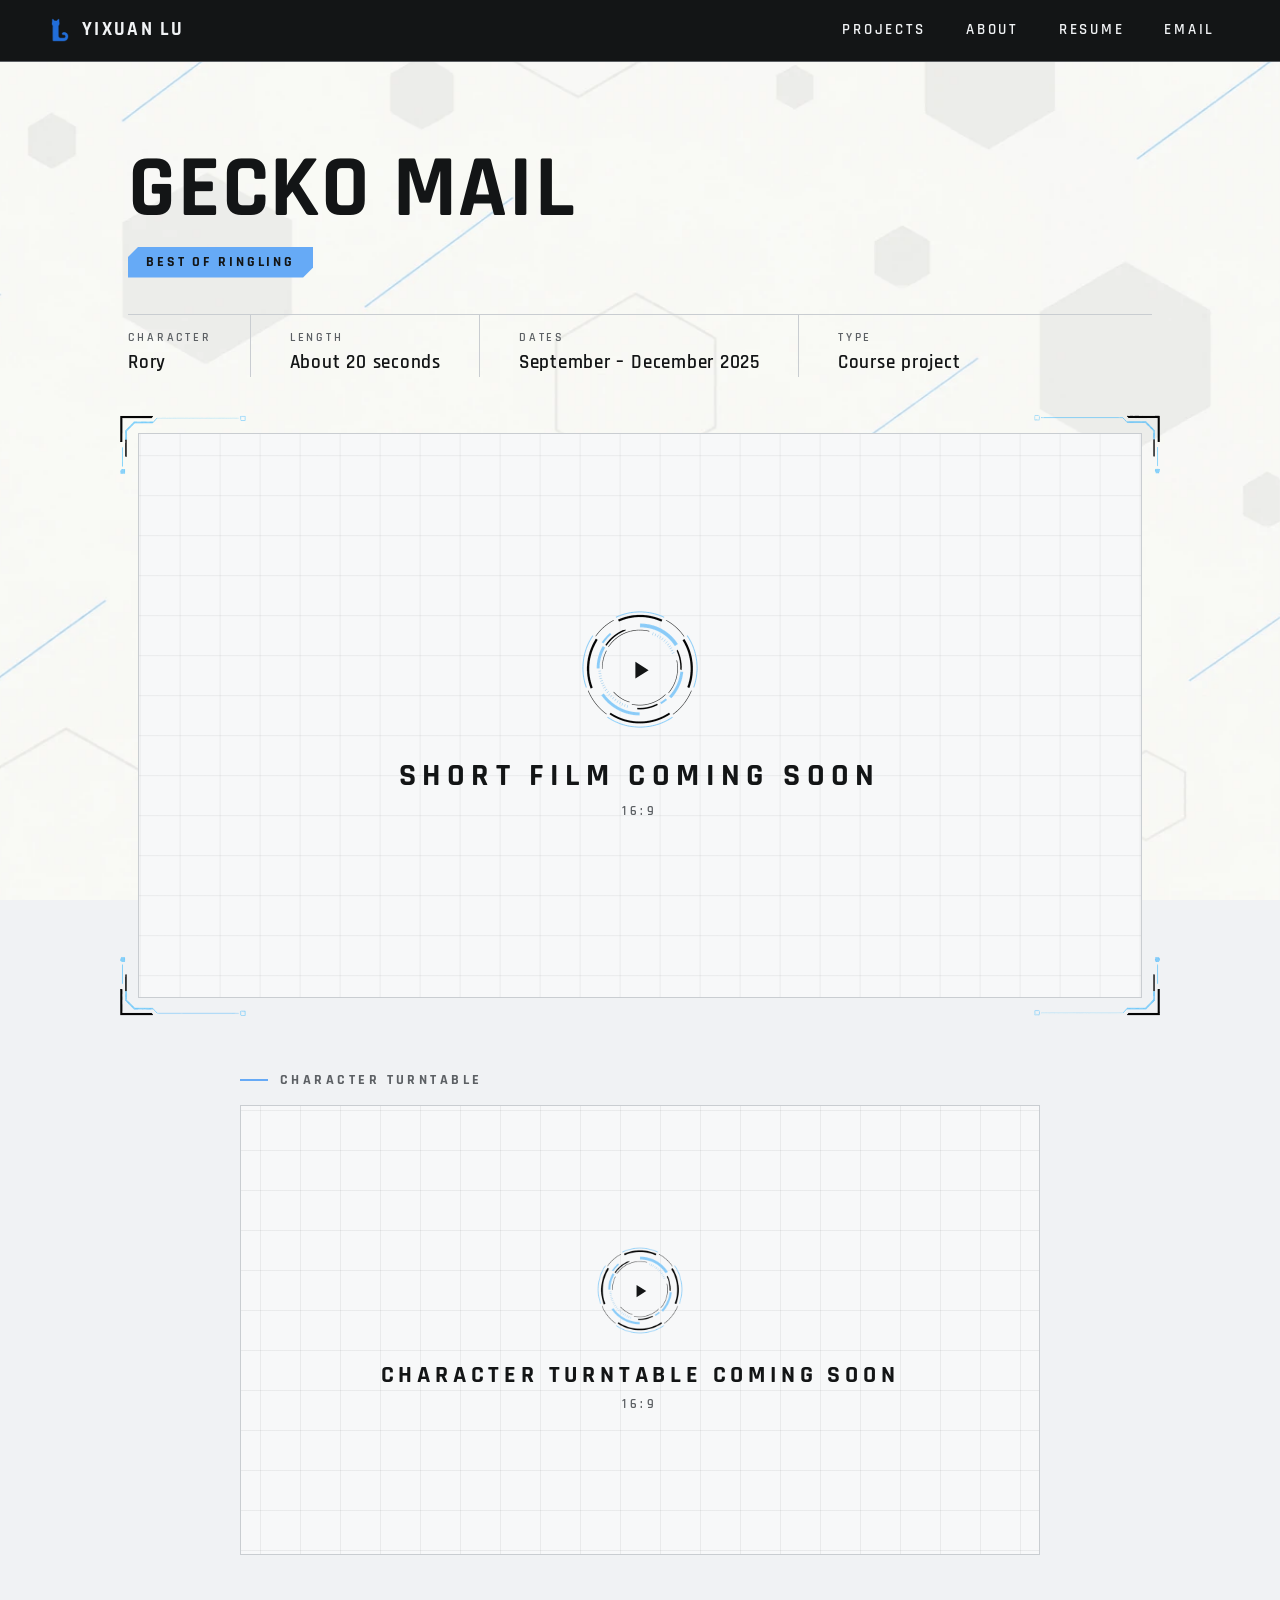
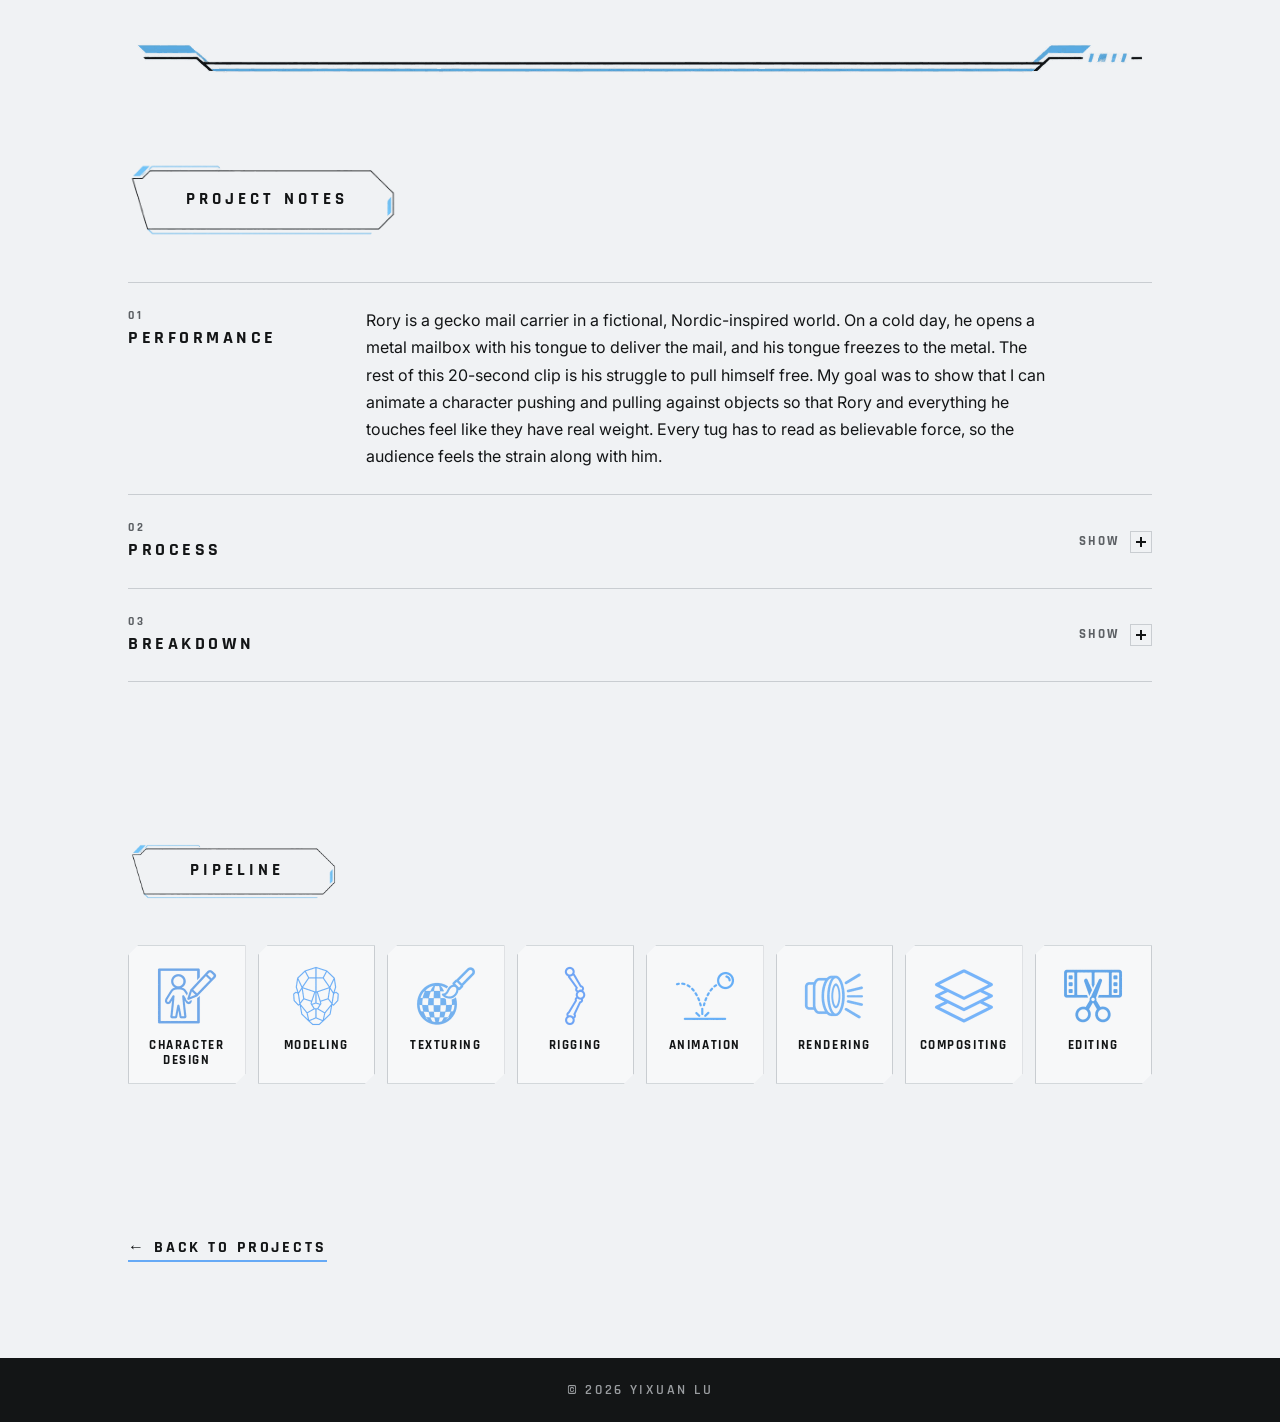
<file: projects/gecko-mail.html>
<!DOCTYPE html>
<html lang="en">
<head>
  <meta charset="UTF-8">
  <meta name="viewport" content="width=device-width, initial-scale=1">
  <title>Gecko Mail | Yixuan Lu</title>
  <meta name="description" content="Gecko Mail, a 3D character animation short by Yixuan Lu.">

  <!-- Browser tab icon -->
  <link rel="icon" type="image/png" href="../images/favicon.png">

  <!-- Fonts from Google Fonts -->
  <link rel="preconnect" href="https://fonts.googleapis.com">
  <link rel="preconnect" href="https://fonts.gstatic.com" crossorigin>
  <link href="https://fonts.googleapis.com/css2?family=Rajdhani:wght@500;600;700&family=Inter:wght@400;500&display=swap" rel="stylesheet">

  <link rel="stylesheet" href="../css/style.css">
</head>
<!-- The class below picks this page's background (see PAGE BACKGROUNDS in css/style.css) -->
<body class="page-gecko-mail">

  <!-- ===== NAVIGATION ===== -->
  <header class="site-nav">
    <a class="nav-home" href="../index.html">
      <img src="../images/favicon.png" alt="" width="24" height="24">
      <span>Yixuan Lu</span>
    </a>
    <nav>
      <a href="../index.html#projects-heading">Projects</a>
      <a href="../about.html">About</a>
      <a href="../resume.html">Resume</a>
      <!-- The email address is set once in js/main.js (see EMAIL_ADDRESS) -->
      <a href="mailto:[EMAIL]" data-email>Email</a>
    </nav>
  </header>

  <main>

    <!-- ===== 1. TITLE AND DETAILS ===== -->
    <header class="project-header">
      <h1>Gecko Mail</h1>
      <!-- Award label: delete this line if the project has no award -->
      <p class="award-label">Best of Ringling</p>
      <dl class="project-meta">
        <div><dt>Character</dt><dd>Rory</dd></div>
        <div><dt>Length</dt><dd>About 20 seconds</dd></div>
        <div><dt>Dates</dt><dd>September – December 2025</dd></div>
        <div><dt>Type</dt><dd>Course project</dd></div>
      </dl>
    </header>

    <!-- ===== 2. MAIN VIDEO: FINAL SHORT FILM ===== -->
    <!-- The video link is set in js/main.js (see "geckoMailFilm") -->
    <section class="project-main-video">
      <div class="video-brackets">
        <div class="video-frame" data-video="geckoMailFilm" aria-label="Gecko Mail short film">
          <div class="video-placeholder">
            <div class="video-ring" aria-hidden="true">
              <img src="../images/ui-loading-ring.png" alt="">
              <svg viewBox="0 0 64 64"><path d="M24 18 L46 32 L24 46 Z"/></svg>
            </div>
            <p class="video-title">Short Film Coming Soon</p>
            <p class="video-ratio">16:9</p>
          </div>
        </div>
      </div>
    </section>

    <!-- ===== 3. SUPPORTING VIDEO ===== -->
    <!-- The video link is set in js/main.js (see "geckoMailTurntable") -->
    <section class="project-support-video" aria-labelledby="support-heading">
      <h2 id="support-heading" class="video-caption">Character Turntable</h2>
      <div class="video-frame" data-video="geckoMailTurntable" aria-label="Gecko Mail character turntable">
        <div class="video-placeholder">
          <div class="video-ring" aria-hidden="true">
            <img src="../images/ui-loading-ring.png" alt="">
            <svg viewBox="0 0 64 64"><path d="M24 18 L46 32 L24 46 Z"/></svg>
          </div>
          <p class="video-title">Character Turntable Coming Soon</p>
          <p class="video-ratio">16:9</p>
        </div>
      </div>
    </section>

    <img class="section-divider" loading="lazy" src="../images/ui-divider.png" alt="" width="2000" height="92">

    <!-- ===== 4. PROJECT DESCRIPTION ===== -->
    <section class="project-description" aria-labelledby="notes-heading">
      <h2 id="notes-heading" class="section-label section-label-wide">Project Notes</h2>

      <!-- ===== DESCRIPTION TEXT START (draft text: replace the paragraphs below) ===== -->

      <div class="description-block">
        <h3><span>01</span>Performance</h3>
        <p>Rory is a gecko mail carrier in a fictional, Nordic-inspired world. On a cold day, he opens a metal mailbox with his tongue to deliver the mail, and his tongue freezes to the metal. The rest of this 20-second clip is his struggle to pull himself free. My goal was to show that I can animate a character pushing and pulling against objects so that Rory and everything he touches feel like they have real weight. Every tug has to read as believable force, so the audience feels the strain along with him.</p>
      </div>

      <!-- click the heading to open or close this block -->
      <details class="description-block description-toggle">
        <summary>
          <h3><span>02</span>Process</h3>
          <span class="toggle-hint" aria-hidden="true"><span class="toggle-show">Show</span><span class="toggle-hide">Hide</span><i></i></span>
        </summary>
        <p>The biggest challenge was making the stuck-tongue performance believable. There was no way to film real reference of a tongue frozen to metal, so I couldn't simply act it out and copy it. Instead, I gathered other reference footage to build from, and I used a stretchy elastic cord to simulate the pull. Working with the cord let me observe how that pull really feels, and I used what I learned to guide Rory's struggle against the mailbox.</p>
      </details>

      <!-- click the heading to open or close this block -->
      <details class="description-block description-toggle">
        <summary>
          <h3><span>03</span>Breakdown</h3>
          <span class="toggle-hint" aria-hidden="true"><span class="toggle-show">Show</span><span class="toggle-hide">Hide</span><i></i></span>
        </summary>
        <p>Everything from character design to final edit · ZBrush, Maya (AdvancedSkeleton), Substance Painter, Arnold, Nuke, Photoshop, Premiere</p>
      </details>

      <!-- ===== DESCRIPTION TEXT END ===== -->
    </section>

    <!-- ===== 5. PIPELINE: stages completed on this project ===== -->
    <!-- To hide a stage, delete its <li> line -->
    <section class="project-pipeline" aria-labelledby="pipeline-heading">
      <h2 id="pipeline-heading" class="section-label">Pipeline</h2>
      <ul class="pipeline-list">
        <li><img loading="lazy" src="../images/icons/icon-character-design.png" alt="" width="256" height="256"><span>Character Design</span></li>
        <li><img loading="lazy" src="../images/icons/icon-modeling.png" alt="" width="256" height="256"><span>Modeling</span></li>
        <li><img loading="lazy" src="../images/icons/icon-texturing.png" alt="" width="256" height="256"><span>Texturing</span></li>
        <li><img loading="lazy" src="../images/icons/icon-rigging.png" alt="" width="256" height="256"><span>Rigging</span></li>
        <li><img loading="lazy" src="../images/icons/icon-animation.png" alt="" width="256" height="256"><span>Animation</span></li>
        <li><img loading="lazy" src="../images/icons/icon-rendering.png" alt="" width="256" height="256"><span>Rendering</span></li>
        <li><img loading="lazy" src="../images/icons/icon-compositing.png" alt="" width="256" height="256"><span>Compositing</span></li>
        <li><img loading="lazy" src="../images/icons/icon-editing.png" alt="" width="256" height="256"><span>Editing</span></li>
      </ul>
    </section>

    <p class="project-back"><a class="back-link" href="../index.html#projects-heading">&larr; Back to projects</a></p>

  </main>

  <footer class="site-footer">
    <p>&copy; 2026 Yixuan Lu</p>
  </footer>

  <script src="../js/main.js"></script>
</body>
</html>
</file>
<file: css/style.css>
/* =============================================================
   COLORS AND FONTS
   Every color and font on the site is set here.
   Change a value here and it updates everywhere.
   ============================================================= */
:root {
  /* main colors */
  --black: #131516;
  --off-white: #F0F2F4;
  --gray: #9A9DA0;
  --gray-dark: #5C6064;    /* small text, easier to read than --gray */
  --gray-light: #C9CDD1;   /* thin lines and borders */
  --panel: #F7F8F9;        /* slightly lighter gray for cards and the reel frame */
  --accent: #66AAF6;       /* soft light blue: highlights and hover only */
  --paper: #FFFFFF;        /* page color when printed or saved as a PDF */

  /* see-through versions, for faint grids and shadows */
  --grid-line: rgba(19, 21, 22, 0.06);
  --thumb-number: rgba(240, 242, 244, 0.16);

  /* fonts */
  --font-display: "Rajdhani", "Segoe UI", sans-serif;  /* headings and labels */
  --font-body: "Inter", "Segoe UI", sans-serif;        /* regular text */

  /* layout */
  --content-width: 1120px;
  --cut: 16px;             /* size of the angled corners on cards and buttons */
}

/* =============================================================
   PAGE BACKGROUNDS
   To change a background, put the new image in the images
   folder and change the file name on the matching line below.
   ============================================================= */
:root              { --page-background: url("../images/background-hexagon.png"); }  /* homepage, About, Resume */
.page-drama-queen  { --page-background: url("../images/background-hexagon.png"); }
.page-gecko-mail   { --page-background: url("../images/background-hexagon.png"); }

/* =============================================================
   BASICS
   ============================================================= */
* { box-sizing: border-box; }

html { scroll-behavior: smooth; }

body {
  margin: 0;
  font-family: var(--font-body);
  color: var(--black);
  background-color: var(--off-white);
  line-height: 1.5;
  -webkit-font-smoothing: antialiased;
}

/* The page background image (chosen in PAGE BACKGROUNDS above).
   It is a separate layer pinned to the screen, so it always fills
   the whole window and stays still while the page scrolls past,
   however long the page is, on laptops and phones alike. */
body::before {
  content: "";
  position: fixed;
  inset: 0;
  z-index: -1;
  background-image: var(--page-background);
  background-size: cover;
  background-position: center;
  background-repeat: no-repeat;
  pointer-events: none;
}

img { display: block; max-width: 100%; }

a { color: inherit; }

/* visible outline when moving through the page with the keyboard */
a:focus-visible {
  outline: 2px solid var(--accent);
  outline-offset: 4px;
}

/* =============================================================
   NAVIGATION
   ============================================================= */
.site-nav {
  display: flex;
  align-items: center;
  justify-content: space-between;
  gap: 16px;
  padding: 12px clamp(16px, 4vw, 48px);
  background: var(--black);
  color: var(--off-white);
  border-bottom: 1px solid var(--gray-dark);
}

.nav-home {
  display: flex;
  align-items: center;
  gap: 10px;
  text-decoration: none;
  font-family: var(--font-display);
  font-weight: 700;
  font-size: 1.2rem;
  letter-spacing: 0.12em;
  text-transform: uppercase;
}

.site-nav nav {
  display: flex;
  gap: 6px;
}

/* each link is a small angled tab that lights up on hover */
.site-nav nav a {
  padding: 6px 16px;
  text-decoration: none;
  font-family: var(--font-display);
  font-size: 0.95rem;
  font-weight: 600;
  letter-spacing: 0.18em;
  text-transform: uppercase;
  color: var(--off-white);
  border: 1px solid transparent;
  clip-path: polygon(8px 0, 100% 0, 100% calc(100% - 8px), calc(100% - 8px) 100%, 0 100%, 0 8px);
  transition: color 0.2s, background-color 0.2s;
}

.site-nav nav a:hover {
  color: var(--black);
  background-color: var(--accent);
}

/* =============================================================
   BANNER
   The text is placed on top of the image, inside the empty
   light area on the left. Sizes use "vw" (a percentage of the
   screen width) so the text grows and shrinks with the image.
   ============================================================= */
.banner {
  position: relative;
  width: 100%;
  background: var(--off-white);
}

.banner-image {
  width: 100%;
  height: auto;
}

.banner-text {
  position: absolute;
  top: 0;
  bottom: 0;
  left: 6%;
  width: 48%;
  display: flex;
  flex-direction: column;
  justify-content: center;
}

.banner-text h1 {
  margin: 0;
  font-family: var(--font-display);
  font-weight: 700;
  font-size: 8vw;
  line-height: 0.9;
  letter-spacing: 0.01em;
  text-transform: uppercase;
  color: var(--black);
}

.banner-text p {
  margin: 1.2vw 0 0;
  padding-left: 1.2vw;
  border-left: 0.3vw solid var(--accent);
  font-family: var(--font-display);
  font-weight: 600;
  font-size: 2vw;
  line-height: 1.2;
  letter-spacing: 0.22em;
  text-transform: uppercase;
  color: var(--gray-dark);
}

/* =============================================================
   PAGE SECTIONS
   ============================================================= */
main {
  max-width: var(--content-width);
  margin: 0 auto;
  padding: 0 clamp(16px, 4vw, 48px);
}

/* section headings sit on the label plate image */
.section-label {
  display: flex;
  align-items: center;
  justify-content: center;
  width: 210px;
  aspect-ratio: 1349 / 379;   /* same shape as the image, so it never stretches */
  margin: 0 0 clamp(28px, 4vw, 44px);
  padding: 0 0 2px 8px;
  background: url("../images/ui-label-plate.png") center / contain no-repeat;
  font-family: var(--font-display);
  font-size: 1.05rem;
  font-weight: 700;
  letter-spacing: 0.24em;
  text-transform: uppercase;
  color: var(--black);
}

/* a wider plate for longer headings such as "Project Notes"
   (it grows in proportion, so the image never stretches) */
.section-label-wide { width: 270px; }

/* the divider image between the demo reel and the projects */
.section-divider {
  width: 100%;
  height: auto;
  margin: 0 auto;
}

/* =============================================================
   DEMO REEL
   ============================================================= */
.reel {
  padding: clamp(48px, 7vw, 88px) 0 clamp(48px, 7vw, 80px);
}

/* Corner brackets around the video.
   The image is cut into nine pieces (a "border image"): the four
   corners keep their exact shape, and only the empty edges between
   them stretch. So the brackets never look squashed, whatever the
   screen size. --bracket-scale sets how big the brackets are. */
.video-brackets {
  --bracket-scale: 0.26;
  position: relative;
  margin: 0 calc(40px * var(--bracket-scale));
}

.video-brackets::after {
  content: "";
  position: absolute;
  inset: calc(-90px * var(--bracket-scale));
  border-style: solid;
  border-color: transparent;
  border-width: calc(250px * var(--bracket-scale)) calc(515px * var(--bracket-scale));
  border-image: url("../images/ui-corner-frame.png") 125 258 stretch;
  pointer-events: none;
}

/* the 16:9 frame; the YouTube player fills it once a link is added */
.video-frame {
  position: relative;
  width: 100%;
  aspect-ratio: 16 / 9;
  background: var(--panel);
  border: 1px solid var(--gray-light);
  overflow: hidden;
}

.video-frame iframe {
  position: absolute;
  inset: 0;
  width: 100%;
  height: 100%;
  border: 0;
}

.video-placeholder {
  position: absolute;
  inset: 0;
  display: flex;
  flex-direction: column;
  align-items: center;
  justify-content: center;
  text-align: center;
  /* faint grid, like a viewport in 3D software */
  background-image:
    linear-gradient(var(--grid-line) 1px, transparent 1px),
    linear-gradient(90deg, var(--grid-line) 1px, transparent 1px);
  background-size: 40px 40px;
  background-position: center;
}

/* the rotating ring, with a still play triangle in the middle */
.video-ring {
  position: relative;
  width: clamp(64px, 11vw, 120px);
  aspect-ratio: 1;
}

.video-ring img {
  width: 100%;
  height: 100%;
  animation: spin 14s linear infinite;
}

.video-ring svg {
  position: absolute;
  inset: 34%;
  fill: var(--black);
}

@keyframes spin {
  to { transform: rotate(360deg); }
}

.video-title {
  margin: clamp(12px, 2vw, 22px) 0 0;
  font-family: var(--font-display);
  font-weight: 700;
  font-size: clamp(1.1rem, 3vw, 2rem);
  letter-spacing: 0.2em;
  text-transform: uppercase;
}

.video-ratio {
  margin: 2px 0 0;
  font-family: var(--font-display);
  font-weight: 600;
  font-size: 0.8rem;
  letter-spacing: 0.3em;
  color: var(--gray-dark);
}

/* =============================================================
   PROJECT CARDS
   Angled corners are made with "clip-path", which cuts the shape.
   The outer layer is the thin outline; the inner layer is the card.
   ============================================================= */
.projects {
  padding: clamp(48px, 7vw, 80px) 0 clamp(64px, 9vw, 112px);
}

.project-grid {
  display: grid;
  grid-template-columns: repeat(2, 1fr);
  gap: clamp(16px, 3vw, 32px);
}

.project-card {
  display: block;
  padding: 1px;
  text-decoration: none;
  background: var(--gray-light);
  clip-path: polygon(var(--cut) 0, 100% 0, 100% calc(100% - var(--cut)), calc(100% - var(--cut)) 100%, 0 100%, 0 var(--cut));
  transition: background-color 0.2s, transform 0.2s;
}

.project-card-inner {
  background: var(--panel);
  clip-path: polygon(var(--cut) 0, 100% 0, 100% calc(100% - var(--cut)), calc(100% - var(--cut)) 100%, 0 100%, 0 var(--cut));
}

.project-card:hover {
  background: var(--accent);
  transform: translateY(-3px);
}

/* stand-in image area; can be replaced with a real still later */
.project-thumb {
  position: relative;
  aspect-ratio: 16 / 9;
  background:
    linear-gradient(135deg, transparent 70%, var(--gray-dark) 70%, var(--gray-dark) 70.4%, transparent 70.4%),
    var(--black);
  overflow: hidden;
}

.project-thumb span {
  position: absolute;
  left: 20px;
  bottom: 8px;
  font-family: var(--font-display);
  font-weight: 700;
  font-size: clamp(3rem, 7vw, 4.5rem);
  line-height: 1;
  color: var(--thumb-number);
}

.project-info {
  display: flex;
  align-items: center;
  justify-content: space-between;
  gap: 12px;
  padding: 16px 20px 18px;
}

.project-info h3 {
  margin: 0;
  font-family: var(--font-display);
  font-size: 1.5rem;
  font-weight: 700;
  letter-spacing: 0.08em;
  text-transform: uppercase;
}

.project-link {
  font-family: var(--font-display);
  font-size: 0.85rem;
  font-weight: 600;
  letter-spacing: 0.2em;
  text-transform: uppercase;
  color: var(--gray-dark);
  white-space: nowrap;
  transition: color 0.2s;
}

.project-card:hover .project-link { color: var(--black); }

/* =============================================================
   FOOTER
   ============================================================= */
.site-footer {
  padding: 22px clamp(16px, 4vw, 48px);
  background: var(--black);
  color: var(--gray);
  font-family: var(--font-display);
  font-size: 0.85rem;
  font-weight: 600;
  letter-spacing: 0.2em;
  text-transform: uppercase;
  text-align: center;
}

.site-footer p { margin: 0; }

/* =============================================================
   SIMPLE PAGES (About, Resume, project pages)
   ============================================================= */
.simple-page {
  max-width: var(--content-width);
  margin: 0 auto;
  padding: clamp(48px, 8vw, 96px) clamp(16px, 4vw, 48px);
  min-height: 60vh;
}

.simple-page h1 {
  margin: 0 0 12px;
  font-family: var(--font-display);
  font-size: clamp(2.4rem, 6vw, 4rem);
  line-height: 1;
  letter-spacing: 0.04em;
  text-transform: uppercase;
}

.simple-page p { color: var(--gray-dark); }

.back-link {
  display: inline-block;
  margin-top: 24px;
  font-family: var(--font-display);
  font-weight: 700;
  letter-spacing: 0.18em;
  text-transform: uppercase;
  text-decoration: none;
  border-bottom: 2px solid var(--accent);
}

/* =============================================================
   PROJECT PAGES
   Shared by every page in the projects folder.
   ============================================================= */
.project-header {
  padding: clamp(48px, 7vw, 88px) 0 clamp(32px, 5vw, 56px);
}

.project-header h1 {
  margin: 0;
  font-family: var(--font-display);
  font-weight: 700;
  font-size: clamp(3rem, 8vw, 5.5rem);
  line-height: 0.9;
  letter-spacing: 0.02em;
  text-transform: uppercase;
}

/* small angled tag under the title, e.g. an award */
.award-label {
  display: inline-block;
  margin: 18px 0 0;
  padding: 5px 18px 4px;
  background: var(--accent);
  color: var(--black);
  font-family: var(--font-display);
  font-size: 0.9rem;
  font-weight: 700;
  letter-spacing: 0.2em;
  text-transform: uppercase;
  clip-path: polygon(10px 0, 100% 0, 100% calc(100% - 10px), calc(100% - 10px) 100%, 0 100%, 0 10px);
}

/* character, length, dates and type, as a row of small labels */
.project-meta {
  display: grid;
  grid-template-columns: repeat(4, auto);
  justify-content: start;
  margin: clamp(24px, 3vw, 36px) 0 0;
  border-top: 1px solid var(--gray-light);
}

.project-meta div {
  padding: 14px clamp(16px, 3vw, 40px) 0 0;
  margin-right: clamp(16px, 3vw, 40px);
  border-right: 1px solid var(--gray-light);
}

.project-meta div:last-child { border-right: 0; margin-right: 0; }

.project-meta dt {
  font-family: var(--font-display);
  font-size: 0.75rem;
  font-weight: 600;
  letter-spacing: 0.24em;
  text-transform: uppercase;
  color: var(--gray-dark);
}

.project-meta dd {
  margin: 2px 0 0;
  font-family: var(--font-display);
  font-size: 1.2rem;
  font-weight: 600;
  letter-spacing: 0.04em;
}

/* the main video uses the same bracket frame as the demo reel */
.project-main-video {
  padding-bottom: clamp(40px, 6vw, 72px);
}

/* the supporting video is narrower, with a small caption above it */
.project-support-video {
  max-width: 800px;
  margin: 0 auto;
  padding-bottom: clamp(48px, 7vw, 80px);
}

.video-caption {
  display: flex;
  align-items: center;
  gap: 12px;
  margin: 0 0 14px;
  font-family: var(--font-display);
  font-size: 0.9rem;
  font-weight: 700;
  letter-spacing: 0.24em;
  text-transform: uppercase;
  color: var(--gray-dark);
}

/* short blue line before the caption */
.video-caption::before {
  content: "";
  width: 28px;
  height: 2px;
  background: var(--accent);
}

/* smaller ring and text inside the narrower frame */
.project-support-video .video-ring { width: clamp(52px, 8vw, 88px); }
.project-support-video .video-title { font-size: clamp(0.95rem, 2.2vw, 1.5rem); }

/* Performance, Process and Breakdown: label on the left, text on the right */
.project-description {
  padding: clamp(48px, 7vw, 80px) 0;
}

.description-block {
  display: grid;
  grid-template-columns: 200px 1fr;
  gap: clamp(16px, 3vw, 40px);
  padding: 24px 0;
  border-top: 1px solid var(--gray-light);
}

.description-block:last-child { border-bottom: 1px solid var(--gray-light); }

.description-block h3 {
  margin: 0;
  font-family: var(--font-display);
  font-size: 1.1rem;
  font-weight: 700;
  letter-spacing: 0.2em;
  text-transform: uppercase;
}

/* small number above each heading, e.g. 01 */
.description-block h3 span {
  display: block;
  font-size: 0.75rem;
  letter-spacing: 0.24em;
  color: var(--gray-dark);
}

.description-block p {
  margin: 0;
  max-width: 68ch;
  font-size: 1rem;
  line-height: 1.7;
}

/* row of eight pipeline icons */
.project-pipeline {
  padding: clamp(48px, 7vw, 80px) 0 clamp(64px, 9vw, 112px);
}

.pipeline-list {
  display: grid;
  grid-template-columns: repeat(8, 1fr);
  gap: 12px;
  margin: 0;
  padding: 0;
  list-style: none;
}

.pipeline-list li {
  display: flex;
  flex-direction: column;
  align-items: center;
  gap: 10px;
  padding: 18px 6px 14px;
  background: var(--panel);
  border: 1px solid var(--gray-light);
  text-align: center;
  clip-path: polygon(10px 0, 100% 0, 100% calc(100% - 10px), calc(100% - 10px) 100%, 0 100%, 0 10px);
}

.pipeline-list img {
  width: 100%;
  max-width: 64px;
  height: auto;
}

.pipeline-list span {
  font-family: var(--font-display);
  font-size: 0.8rem;
  font-weight: 700;
  line-height: 1.2;
  letter-spacing: 0.12em;
  text-transform: uppercase;
}

.project-back {
  padding-bottom: clamp(48px, 7vw, 80px);
}

/* blocks with several paragraphs or lists on the right */
.description-block .description-body > * + * { margin-top: 14px; }

.description-body ul {
  margin-bottom: 0;
  padding-left: 0;
  list-style: none;
}

/* small square bullets */
.description-body ul:not(.tag-list) li {
  position: relative;
  padding-left: 20px;
  line-height: 1.65;
}

.description-body ul:not(.tag-list) li + li { margin-top: 8px; }

.description-body ul:not(.tag-list) li::before {
  content: "";
  position: absolute;
  left: 2px;
  top: 0.62em;
  width: 6px;
  height: 6px;
  background: var(--accent);
}

.description-body strong { font-weight: 600; }

/* the page you're on is underlined in the navigation */
.site-nav nav a[aria-current="page"] {
  box-shadow: inset 0 -2px 0 var(--accent);
}

/* =============================================================
   ABOUT PAGE
   ============================================================= */
.about-intro {
  display: grid;
  grid-template-columns: minmax(240px, 360px) 1fr;
  gap: clamp(32px, 5vw, 64px);
  align-items: start;
  padding-bottom: clamp(48px, 7vw, 80px);
}

.photo-brackets { --bracket-scale: 0.16; }

/* portrait frame; the photo fills it once PHOTO_FILE is set in main.js */
.photo-frame {
  position: relative;
  aspect-ratio: 4 / 5;
  background: var(--panel);
  border: 1px solid var(--gray-light);
  overflow: hidden;
}

.photo-frame img {
  width: 100%;
  height: 100%;
  object-fit: cover;
}

.photo-icon {
  width: clamp(56px, 7vw, 80px);
  fill: none;
  stroke: var(--black);
  stroke-width: 2;
}

.photo-frame .video-title { font-size: clamp(1rem, 1.8vw, 1.35rem); }

.bio p {
  margin: 0;
  max-width: 66ch;
  font-size: 1.05rem;
  line-height: 1.75;
}

.bio p + p { margin-top: 18px; }

/* first paragraph a little larger, as an introduction */
.bio p:first-of-type {
  font-size: 1.2rem;
  line-height: 1.6;
  font-weight: 500;
}

/* =============================================================
   RESUME PAGE
   ============================================================= */
.resume-header {
  display: flex;
  align-items: flex-end;
  justify-content: space-between;
  gap: 24px;
  flex-wrap: wrap;
}

.resume-contact {
  display: flex;
  flex-wrap: wrap;
  gap: 4px 24px;
  margin: 18px 0 0;
  font-family: var(--font-display);
  font-size: 1.1rem;
  font-weight: 600;
  letter-spacing: 0.08em;
}

.resume-contact a {
  text-decoration: none;
  border-bottom: 2px solid var(--accent);
}

/* angled black button that turns blue on hover */
.button-download {
  display: inline-flex;
  align-items: center;
  gap: 10px;
  padding: 12px 24px;
  background: var(--black);
  color: var(--off-white);
  font-family: var(--font-display);
  font-size: 1rem;
  font-weight: 700;
  letter-spacing: 0.2em;
  text-transform: uppercase;
  text-decoration: none;
  clip-path: polygon(12px 0, 100% 0, 100% calc(100% - 12px), calc(100% - 12px) 100%, 0 100%, 0 12px);
  transition: background-color 0.2s, color 0.2s;
}

.button-download svg {
  width: 18px;
  height: 18px;
  fill: none;
  stroke: currentColor;
  stroke-width: 2.2;
}

.button-download:hover {
  background: var(--accent);
  color: var(--black);
}

.resume-group { padding: clamp(24px, 4vw, 48px) 0; }

.resume-entry + .resume-entry {
  margin-top: 28px;
  padding-top: 24px;
  border-top: 1px dashed var(--gray-light);
}

.resume-entry h4 {
  margin: 0;
  font-family: var(--font-display);
  font-size: 1.35rem;
  font-weight: 700;
  letter-spacing: 0.06em;
  text-transform: uppercase;
}

.resume-entry h4 a { text-decoration: none; }
.resume-entry h4 a:hover { color: var(--gray-dark); box-shadow: inset 0 -2px 0 var(--accent); }

/* details line under each entry, with thin dividers between items */
.resume-meta {
  margin: 2px 0 0;
  font-family: var(--font-display);
  font-size: 1rem;
  font-weight: 600;
  letter-spacing: 0.06em;
  color: var(--gray-dark);
}

.resume-meta span {
  padding-left: 12px;
  margin-left: 8px;
  border-left: 1px solid var(--gray-light);
}

.resume-entry .award-label { margin: 10px 0 0; font-size: 0.8rem; }
.resume-entry ul { margin-top: 14px; }

.skill-list li + li { margin-top: 10px; }

/* small outlined tags for software and languages */
.tag-list {
  display: flex;
  flex-wrap: wrap;
  gap: 8px;
}

.tag-list li {
  padding: 4px 12px;
  border: 1px solid var(--gray-light);
  background: var(--panel);
  font-family: var(--font-display);
  font-size: 0.95rem;
  font-weight: 600;
  letter-spacing: 0.06em;
}

/* =============================================================
   PHONES AND SMALL TABLETS
   ============================================================= */
@media (max-width: 900px) {
  .pipeline-list { grid-template-columns: repeat(4, 1fr); }
}

@media (max-width: 700px) {
  .site-nav { flex-direction: column; gap: 8px; }
  .site-nav nav a { padding: 6px 12px; }

  .banner-text h1 { font-size: 9vw; }
  .banner-text p { font-size: 3vw; letter-spacing: 0.12em; }

  .section-label { width: 170px; font-size: 0.9rem; }
  .section-label-wide { width: 230px; }

  .video-brackets { --bracket-scale: 0.14; }

  .project-grid { grid-template-columns: 1fr; }

  /* project pages: stack the details and the description */
  .project-meta { grid-template-columns: 1fr 1fr; }
  .project-meta div { border-right: 0; margin-right: 0; padding-right: 0; }
  .description-block { grid-template-columns: 1fr; gap: 10px; }

  /* icons in two columns, each with its label beside it */
  .pipeline-list { grid-template-columns: repeat(2, minmax(0, 1fr)); gap: 8px; }
  .pipeline-list li { flex-direction: row; justify-content: flex-start; gap: 12px; padding: 10px 12px; text-align: left; }
  .pipeline-list img { max-width: 36px; }

  /* About: photo above the biography */
  .about-intro { grid-template-columns: 1fr; }
  .photo-column { max-width: 300px; }
  .photo-brackets { --bracket-scale: 0.12; }

  /* Resume: details wrap onto their own lines */
  .resume-meta span { display: block; padding-left: 0; margin-left: 0; border-left: 0; }
}

@media (max-width: 900px) and (min-width: 701px) {
  .about-intro { grid-template-columns: 260px 1fr; }
}

/* =============================================================
   PRINTING AND PDF
   How the Resume page looks when printed or saved as a PDF
   (the files/Yixuan_Lu_Resume.pdf download was made this way).
   ============================================================= */
@page { size: letter; margin: 0.55in 0.6in; }

@media print {
  html { font-size: 12px; }
  body { background: var(--paper); -webkit-print-color-adjust: exact; print-color-adjust: exact; }
  body::before, .site-nav, .site-footer, .button-download { display: none; }

  main { max-width: none; padding: 0; }
  .project-header { padding: 0 0 10px; border-bottom: 2px solid var(--black); }
  .project-header h1 { font-size: 3rem; }
  .resume-contact { margin-top: 8px; }

  .resume-group { padding: 14px 0 0; }
  .section-label { width: 150px; margin-bottom: 10px; font-size: 0.95rem; }

  .description-block { grid-template-columns: 130px 1fr; gap: 16px; padding: 12px 0; break-inside: avoid; }
  .description-block:last-child { border-bottom: 0; }
  .description-block p, .description-body ul:not(.tag-list) li { line-height: 1.5; }
  .description-body ul:not(.tag-list) li + li { margin-top: 3px; }

  .resume-entry { break-inside: avoid; }
  .resume-entry + .resume-entry { margin-top: 14px; padding-top: 12px; }
  .resume-entry ul { margin-top: 8px; }
  .resume-entry h4 a { color: inherit; }
  .skill-list li + li { margin-top: 3px; }
  /* tighter letter spacing so job-application systems read headings as words */
  .section-label, .description-block h3, .resume-entry h4, .award-label { letter-spacing: 0.06em; }
}

/* respect the "reduce motion" setting some people turn on */
/* =============================================================
   INTERACTIONS
   Every hover and fade here lasts 0.25 seconds or less.
   ============================================================= */

/* 1. Smooth fade between pages.
   Modern browsers cross-fade from one page to the next. */
@view-transition { navigation: auto; }

::view-transition-old(root),
::view-transition-new(root) {
  animation-duration: 0.25s;
}

/* Browsers without that feature fade the new page in instead. */
@supports not (view-transition-name: none) {
  body { animation: page-fade-in 0.25s ease-out; }
}

@keyframes page-fade-in {
  from { opacity: 0; }
}

/* 2. Project Notes: Process and Breakdown open and close on click.
   The heading row is the button; the text sits under the right column. */
.description-toggle { display: block; }

.description-toggle summary {
  display: grid;
  grid-template-columns: 200px 1fr;
  gap: clamp(16px, 3vw, 40px);
  align-items: center;
  cursor: pointer;
  list-style: none;
}

.description-toggle summary::-webkit-details-marker { display: none; }

.description-toggle summary:focus-visible {
  outline: 2px solid var(--accent);
  outline-offset: 6px;
}

.description-toggle > p {
  margin-top: 14px;
  margin-left: calc(200px + clamp(16px, 3vw, 40px));
}

/* "Show" / "Hide" and a plus sign that turns into a minus */
.toggle-hint {
  justify-self: end;
  display: inline-flex;
  align-items: center;
  gap: 10px;
  font-family: var(--font-display);
  font-size: 0.8rem;
  font-weight: 700;
  letter-spacing: 0.2em;
  text-transform: uppercase;
  color: var(--gray-dark);
  transition: color 0.2s;
}

.toggle-hide,
.description-toggle[open] .toggle-show { display: none; }
.description-toggle[open] .toggle-hide { display: inline; }

.toggle-hint i {
  position: relative;
  width: 22px;
  height: 22px;
  border: 1px solid var(--gray-light);
  transition: border-color 0.2s, background-color 0.2s;
}

.toggle-hint i::before,
.toggle-hint i::after {
  content: "";
  position: absolute;
  left: 50%;
  top: 50%;
  width: 10px;
  height: 2px;
  margin: -1px 0 0 -5px;
  background: var(--black);
  transition: transform 0.2s;
}

.toggle-hint i::after { transform: rotate(90deg); }
.description-toggle[open] .toggle-hint i::after { transform: rotate(0deg); }

.description-toggle summary:hover .toggle-hint { color: var(--black); }
.description-toggle summary:hover .toggle-hint i {
  border-color: var(--accent);
  background-color: var(--accent);
}

/* the text slides open (in browsers that support it) and fades in */
@media (prefers-reduced-motion: no-preference) {
  .description-toggle { interpolate-size: allow-keywords; }

  .description-toggle::details-content {
    block-size: 0;
    overflow: hidden;
    transition: block-size 0.25s ease, content-visibility 0.25s allow-discrete;
  }

  .description-toggle[open]::details-content { block-size: auto; }

  .description-toggle[open] > p { animation: notes-fade-in 0.25s ease-out; }
}

@keyframes notes-fade-in {
  from { opacity: 0; transform: translateY(-4px); }
}

/* 3. Pipeline tiles lift slightly with a light blue outline on hover */
.pipeline-list li {
  transition: transform 0.2s, border-color 0.2s, box-shadow 0.2s;
}

.pipeline-list li:hover {
  transform: translateY(-4px);
  border-color: var(--accent);
  box-shadow: inset 0 0 0 1px var(--accent);
}

@media (max-width: 700px) {
  .description-toggle summary { grid-template-columns: 1fr auto; }
  .description-toggle > p { margin-left: 0; }
}

/* =============================================================
   REDUCE MOTION
   For visitors who turned on "reduce motion" in their device
   settings: no fades, slides, lifts or spinning. Hover colors
   and outlines still change, just instantly.
   ============================================================= */
@media (prefers-reduced-motion: reduce) {
  @view-transition { navigation: none; }

  *, *::before, *::after {
    transition: none !important;
    animation: none !important;
    scroll-behavior: auto !important;
  }

  .project-card:hover,
  .pipeline-list li:hover { transform: none; }
}
</file>
